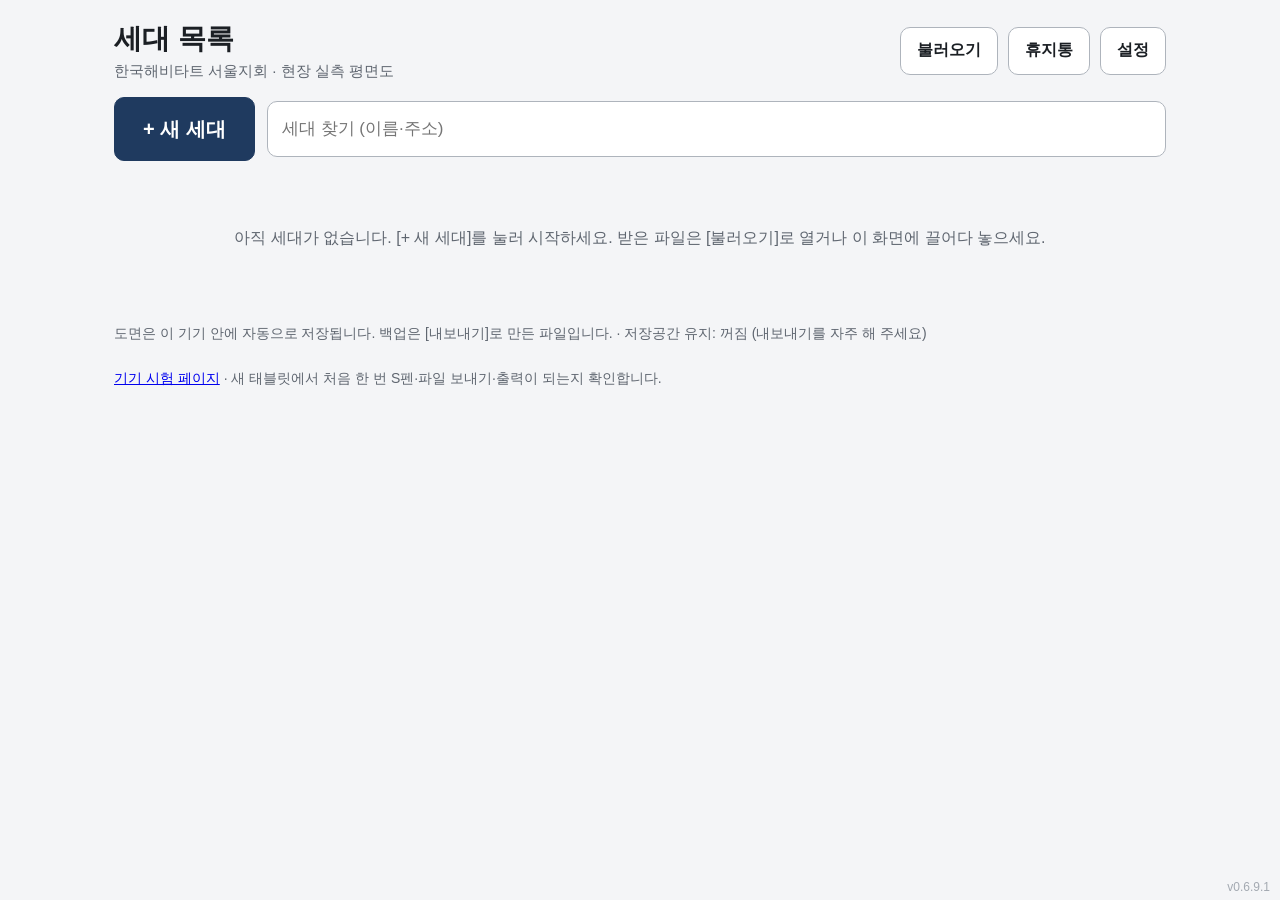
<file: index.html>
<!doctype html>
<html lang="ko">
<head>
  <meta charset="utf-8">
  <meta name="viewport" content="width=device-width, initial-scale=1, viewport-fit=cover, interactive-widget=resizes-content">
  <meta name="theme-color" content="#1f5fae">
  <meta name="description" content="한국해비타트 서울지회 현장 실측 평면도">
  <title>평면도</title>
  <link rel="manifest" href="./manifest.webmanifest">
  <link rel="icon" href="./icons/icon.svg" type="image/svg+xml">
  <link rel="apple-touch-icon" href="./icons/icon-192.png">
  <link rel="stylesheet" href="./css/app.css">
  <link rel="stylesheet" href="./css/openings.css">
  <link rel="stylesheet" href="./css/fixtures.css">
  <link rel="stylesheet" href="./css/output.css">
  <link rel="stylesheet" href="./css/checks.css">
  <link rel="stylesheet" href="./css/settings.css">
  <script type="module" src="./js/main.js"></script>
</head>
<body>
  <div id="updateBanner" class="update-banner" role="status" hidden>
    <span class="update-text">새 버전이 있습니다. 저장된 도면은 그대로 남습니다.</span>
    <button id="btnApplyUpdate" type="button" class="btn btn-primary">지금 적용</button>
    <button id="btnUpdateLater" type="button" class="btn btn-ghost">나중에</button>
  </div>

  <!-- 세대 목록 (filled by js/ui/list.js) -->
  <main id="list" class="screen list-screen" hidden></main>

  <!-- 그리기 화면 -->
  <section id="editor" class="screen editor" hidden aria-label="평면도 그리기">
    <header class="topbar">
      <button id="btnBack" type="button" class="btn btn-top">≡ 목록</button>
      <button id="btnTitle" type="button" class="title-btn" title="세대 정보 바꾸기">새 세대</button>
      <span id="saveState" class="save-state" aria-live="polite"></span>
      <div class="topbar-right">
        <button id="btnUndo" type="button" class="btn btn-top btn-icon" aria-label="되돌리기" title="되돌리기 (Ctrl+Z)" disabled>↶</button>
        <button id="btnRedo" type="button" class="btn btn-top btn-icon" aria-label="다시 실행" title="다시 실행 (Ctrl+Y)" disabled>↷</button>
        <button id="btnChecks" type="button" class="btn btn-top" aria-haspopup="true">검사 0</button>
        <button id="btnExport" type="button" class="btn btn-top" title="프로젝트 파일로 보내기 (드라이브·PC)">내보내기</button>
        <button id="btnOutput" type="button" class="btn btn-top btn-primary" title="A4 도면 그림(PNG·JPG·PDF)으로 저장">출력</button>
        <button id="btnSettings" type="button" class="btn btn-top" title="창·문 목록, 띄어 쓰기, 기본값, 조사자 이름">설정</button>
      </div>
    </header>

    <div class="editor-body">
      <nav id="toolbar" class="toolbar" aria-label="도구">
        <button type="button" class="tool" data-tool="wall" aria-pressed="true">
          <svg viewBox="0 0 32 32" aria-hidden="true"><path d="M6 6h6v14h14v6H6z" fill="currentColor"/></svg>
          <span>벽</span>
        </button>
        <button type="button" class="tool" data-tool="select" aria-pressed="false">
          <svg viewBox="0 0 32 32" aria-hidden="true"><path d="M8 4l16 12-7 1.5 4 8-3.5 1.8-4-8L8 24z" fill="currentColor"/></svg>
          <span>선택</span>
        </button>
        <button type="button" class="tool" data-tool="room" aria-pressed="false">
          <svg viewBox="0 0 32 32" aria-hidden="true"><rect x="4" y="7" width="20" height="18" fill="none" stroke="currentColor" stroke-width="3"/><path d="M26 2v8M22 6h8" stroke="currentColor" stroke-width="2.5"/></svg>
          <span>실 추가</span>
        </button>
        <button type="button" class="tool" data-tool="divider" aria-pressed="false">
          <svg viewBox="0 0 32 32" aria-hidden="true"><rect x="4" y="6" width="24" height="20" fill="none" stroke="currentColor" stroke-width="3"/><path d="M16 7v18" stroke="currentColor" stroke-width="2" stroke-dasharray="3 2.5"/></svg>
          <span>구역 나누기</span>
        </button>
        <div class="toolbar-sep" role="separator"></div>
        <button type="button" class="tool" data-tool="window" aria-pressed="false">
          <svg viewBox="0 0 32 32" aria-hidden="true"><rect x="3" y="12" width="26" height="8" fill="none" stroke="currentColor" stroke-width="2"/><path d="M3 16h26" stroke="currentColor" stroke-width="1.2"/></svg>
          <span>창</span>
        </button>
        <button type="button" class="tool" data-tool="door" aria-pressed="false">
          <svg viewBox="0 0 32 32" aria-hidden="true"><path d="M6 26V6M6 6a20 20 0 0 1 20 20" fill="none" stroke="currentColor" stroke-width="2"/></svg>
          <span>문</span>
        </button>
        <button type="button" class="tool" data-tool="fixture" aria-pressed="false">
          <svg viewBox="0 0 32 32" aria-hidden="true"><rect x="5" y="8" width="22" height="16" fill="none" stroke="currentColor" stroke-width="2"/><path d="M5 24L27 8" stroke="currentColor" stroke-width="1.5"/></svg>
          <span>설비</span>
        </button>
        <button type="button" class="tool" data-tool="memo" aria-pressed="false">
          <svg viewBox="0 0 32 32" aria-hidden="true"><path d="M4 22c4-8 7 4 11-3s6 2 13-6" fill="none" stroke="currentColor" stroke-width="2.5" stroke-linecap="round"/></svg>
          <span>메모</span>
        </button>
        <div class="toolbar-sep" role="separator"></div>
        <button type="button" class="tool" data-tool="eraser" aria-pressed="false">
          <svg viewBox="0 0 32 32" aria-hidden="true"><path d="M19 4.5l8.5 8.5L15 25.5 6.5 17z" fill="none" stroke="currentColor" stroke-width="2.2" stroke-linejoin="round"/><path d="M12.75 10.75l8.5 8.5L15 25.5 6.5 17z" fill="currentColor"/><path d="M17 28h11" stroke="currentColor" stroke-width="2.2" stroke-linecap="round"/></svg>
          <span>지우개</span>
        </button>
      </nav>

      <div id="canvasWrap" class="canvas-wrap">
        <canvas id="plan" aria-label="평면도 그림"></canvas>
        <span id="penChip" class="pen-chip" hidden>S펜 사용 중 · 도면 위 손 터치는 무시</span>
        <div class="view-btns">
          <button id="btnRotate" type="button" class="btn" aria-label="도면 회전" title="누를 때마다 도면이 오른쪽으로 90° 회전합니다 (네 번 누르면 원래대로)">↻ 회전</button>
          <button id="btnDims" type="button" class="btn" aria-pressed="false" title="출력될 치수 줄 보기">치수선 보기</button>
          <button id="btnExterior" type="button" class="btn" aria-pressed="false" title="외벽을 빨간색으로 보기">외벽 보기</button>
          <button id="btnFit" type="button" class="btn" title="도면 전체가 보이게">전체 보기</button>
        </div>
        <section id="panel" class="panel" aria-label="입력" hidden></section>
      </div>
    </div>

    <div id="checksPopover" class="checks-popover" role="dialog" aria-label="검사 결과" hidden></div>
  </section>

  <div id="toasts" class="toasts" aria-live="polite"></div>
  <span id="appVersion" class="app-version"></span>
</body>
</html>
</file>
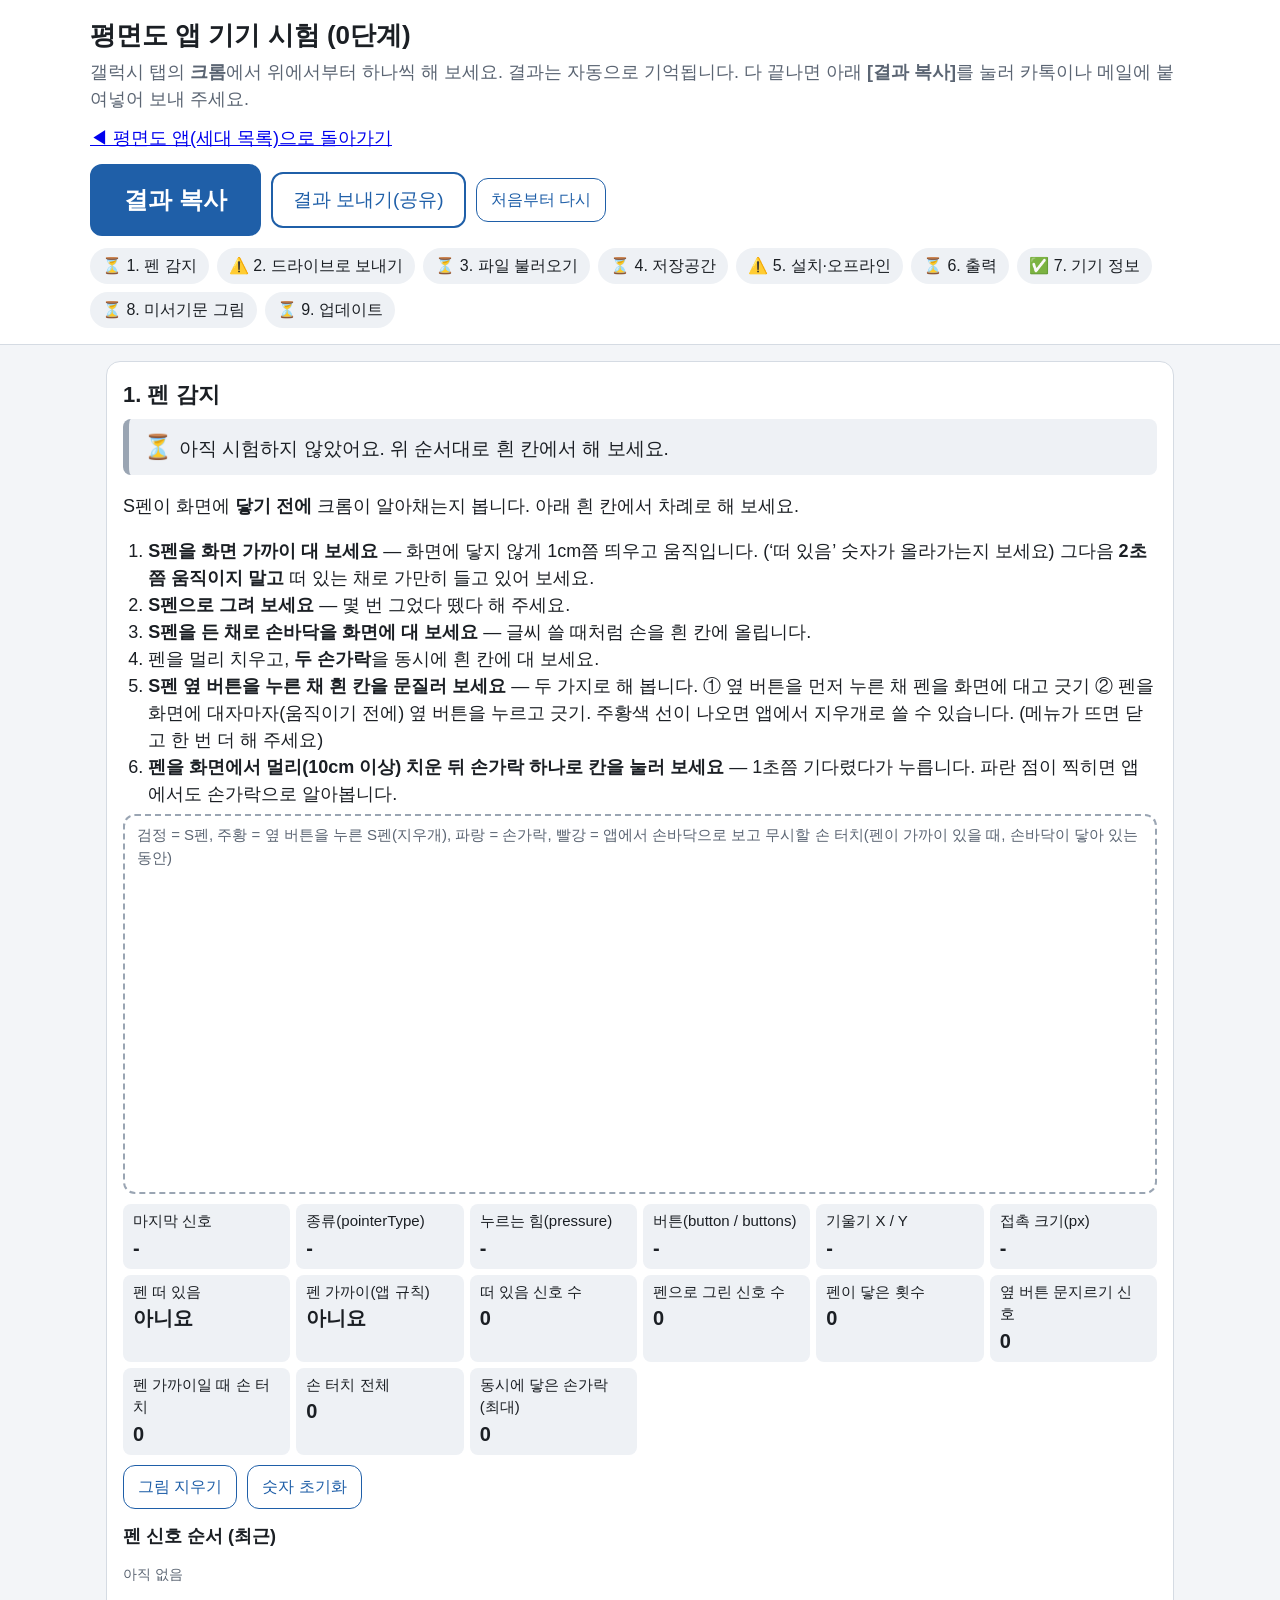
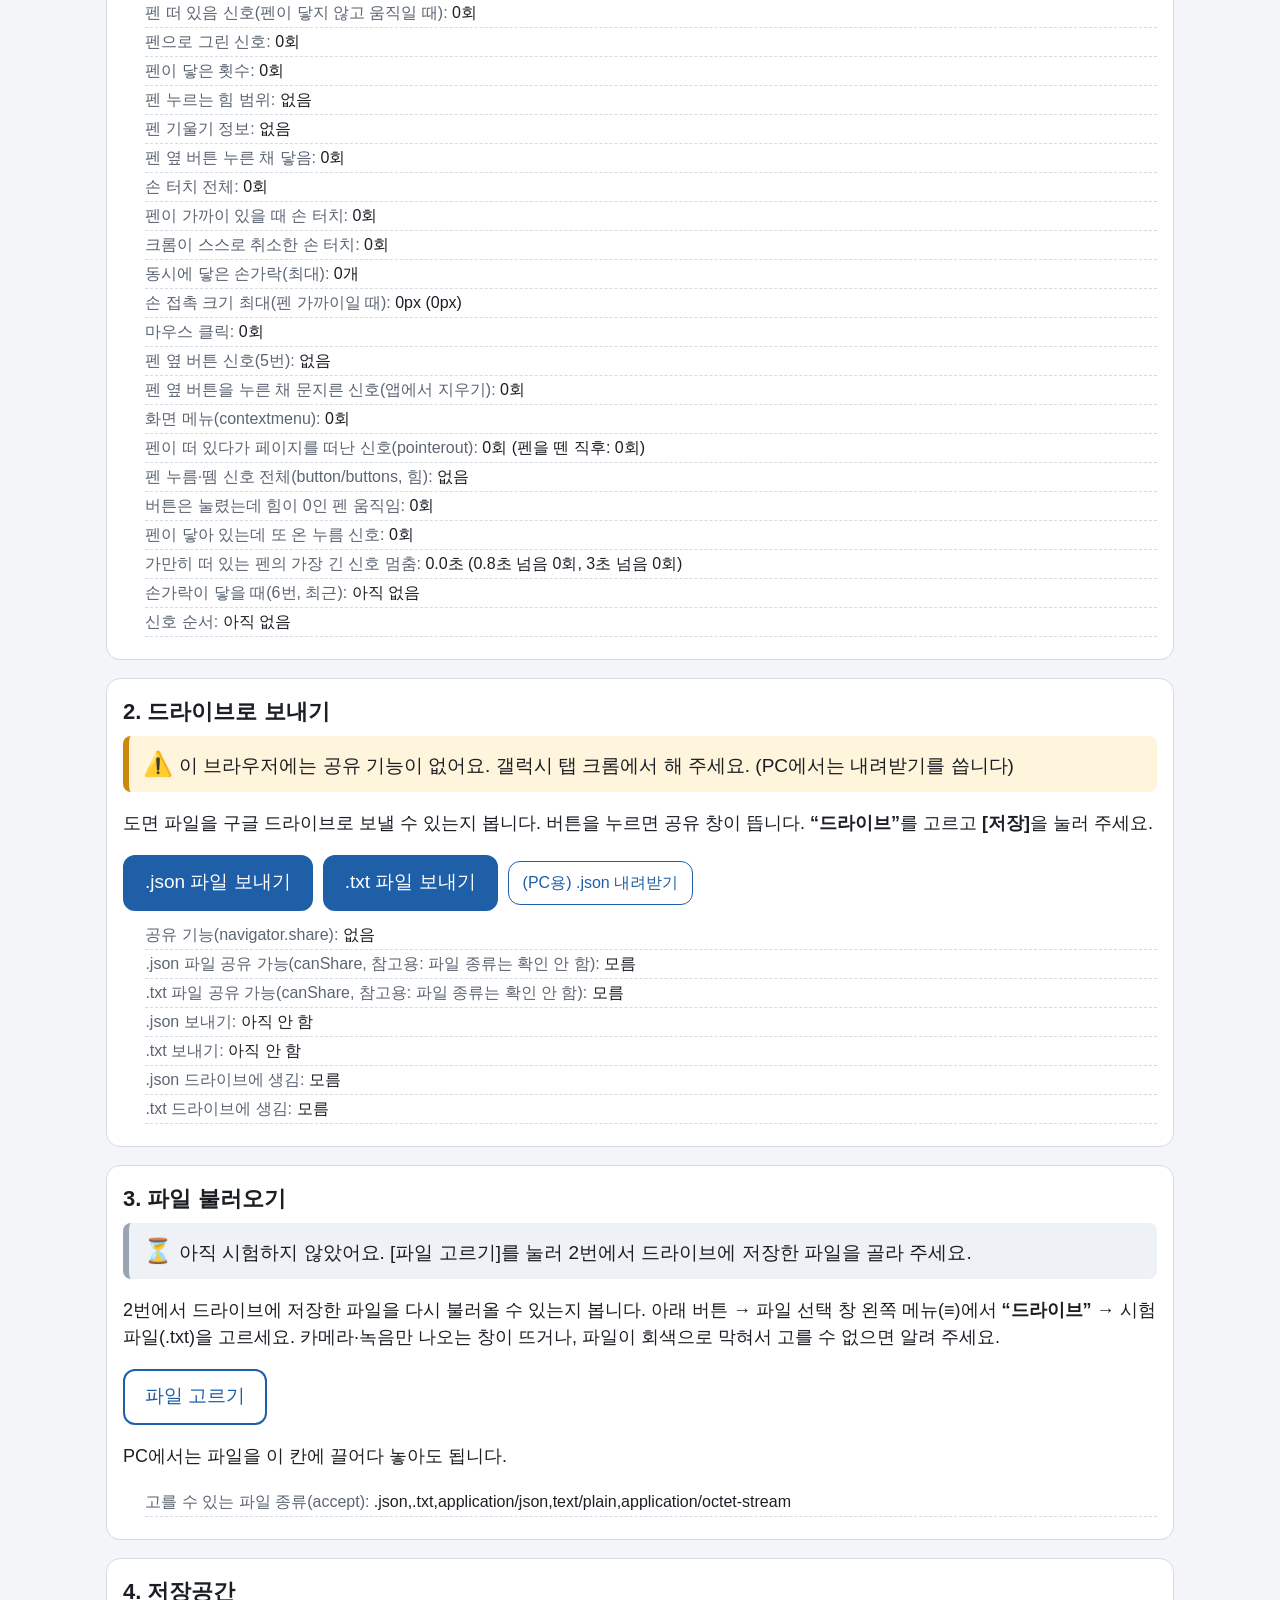
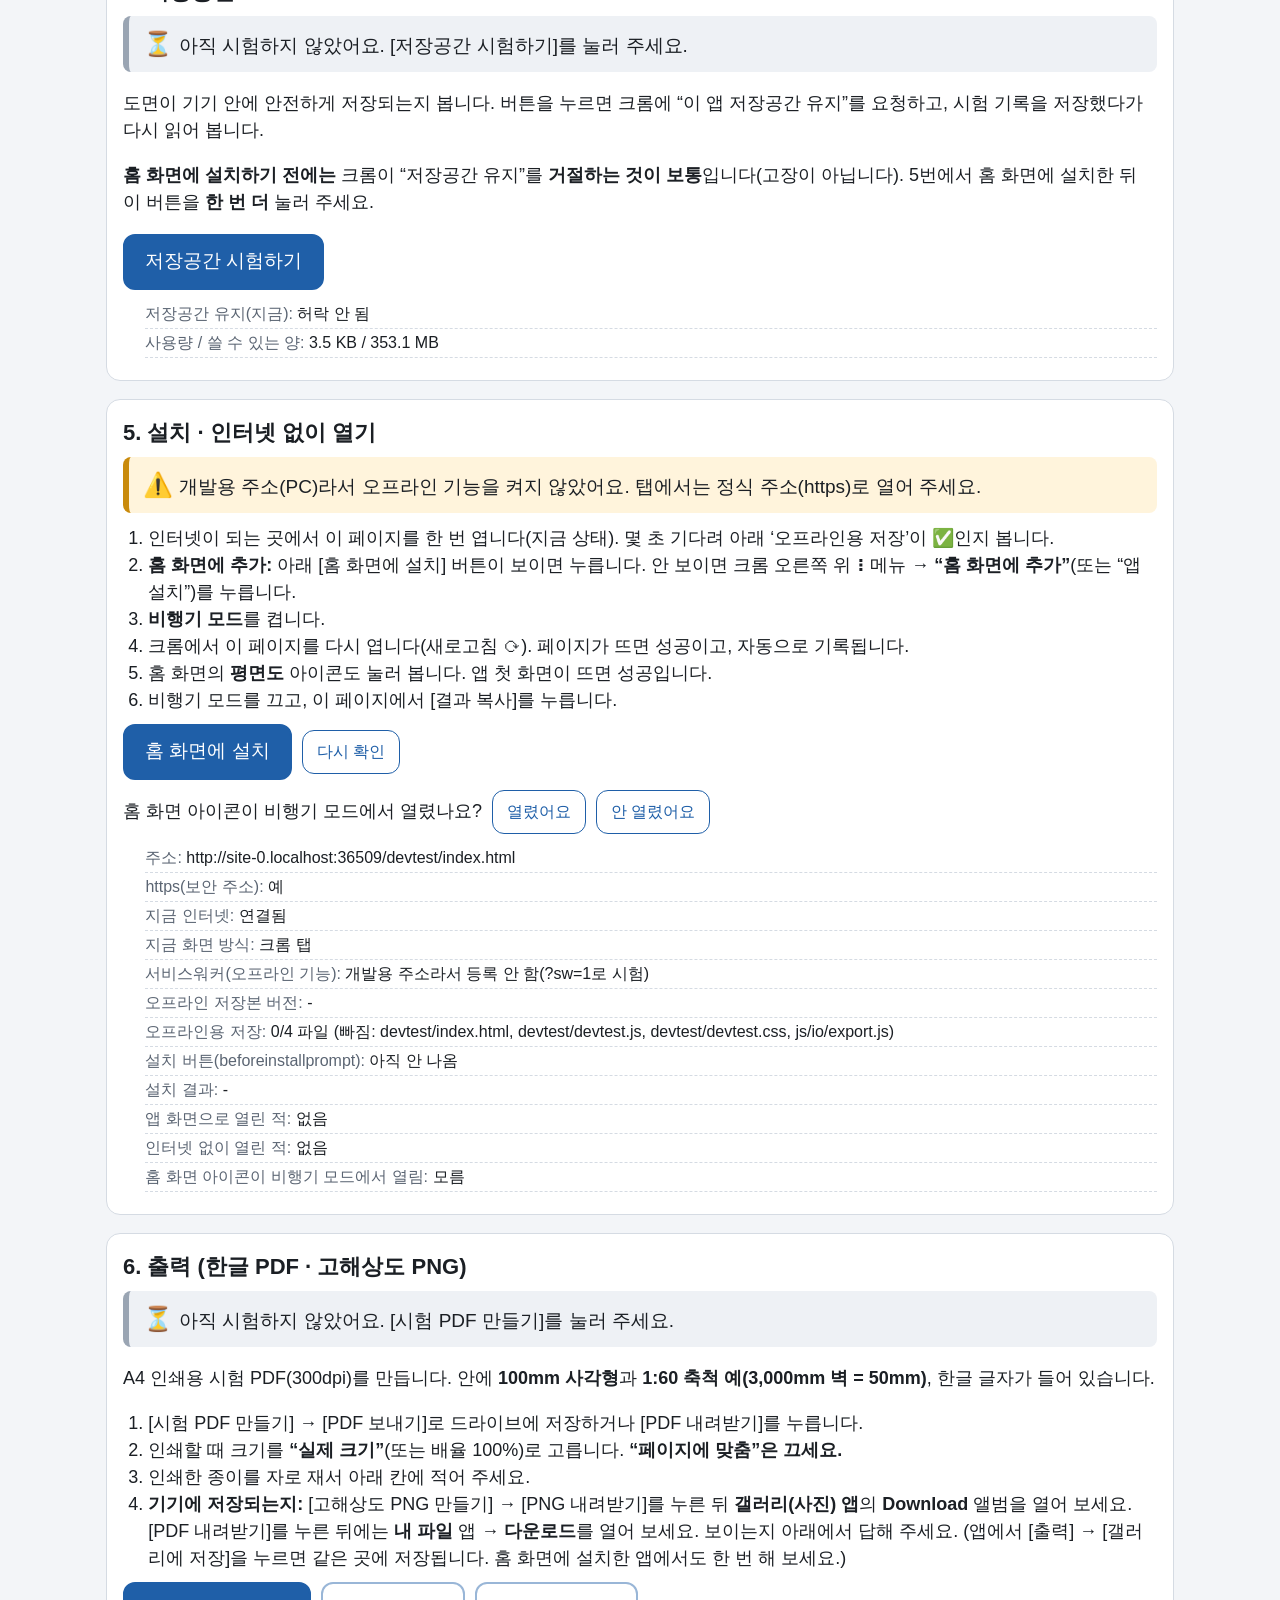
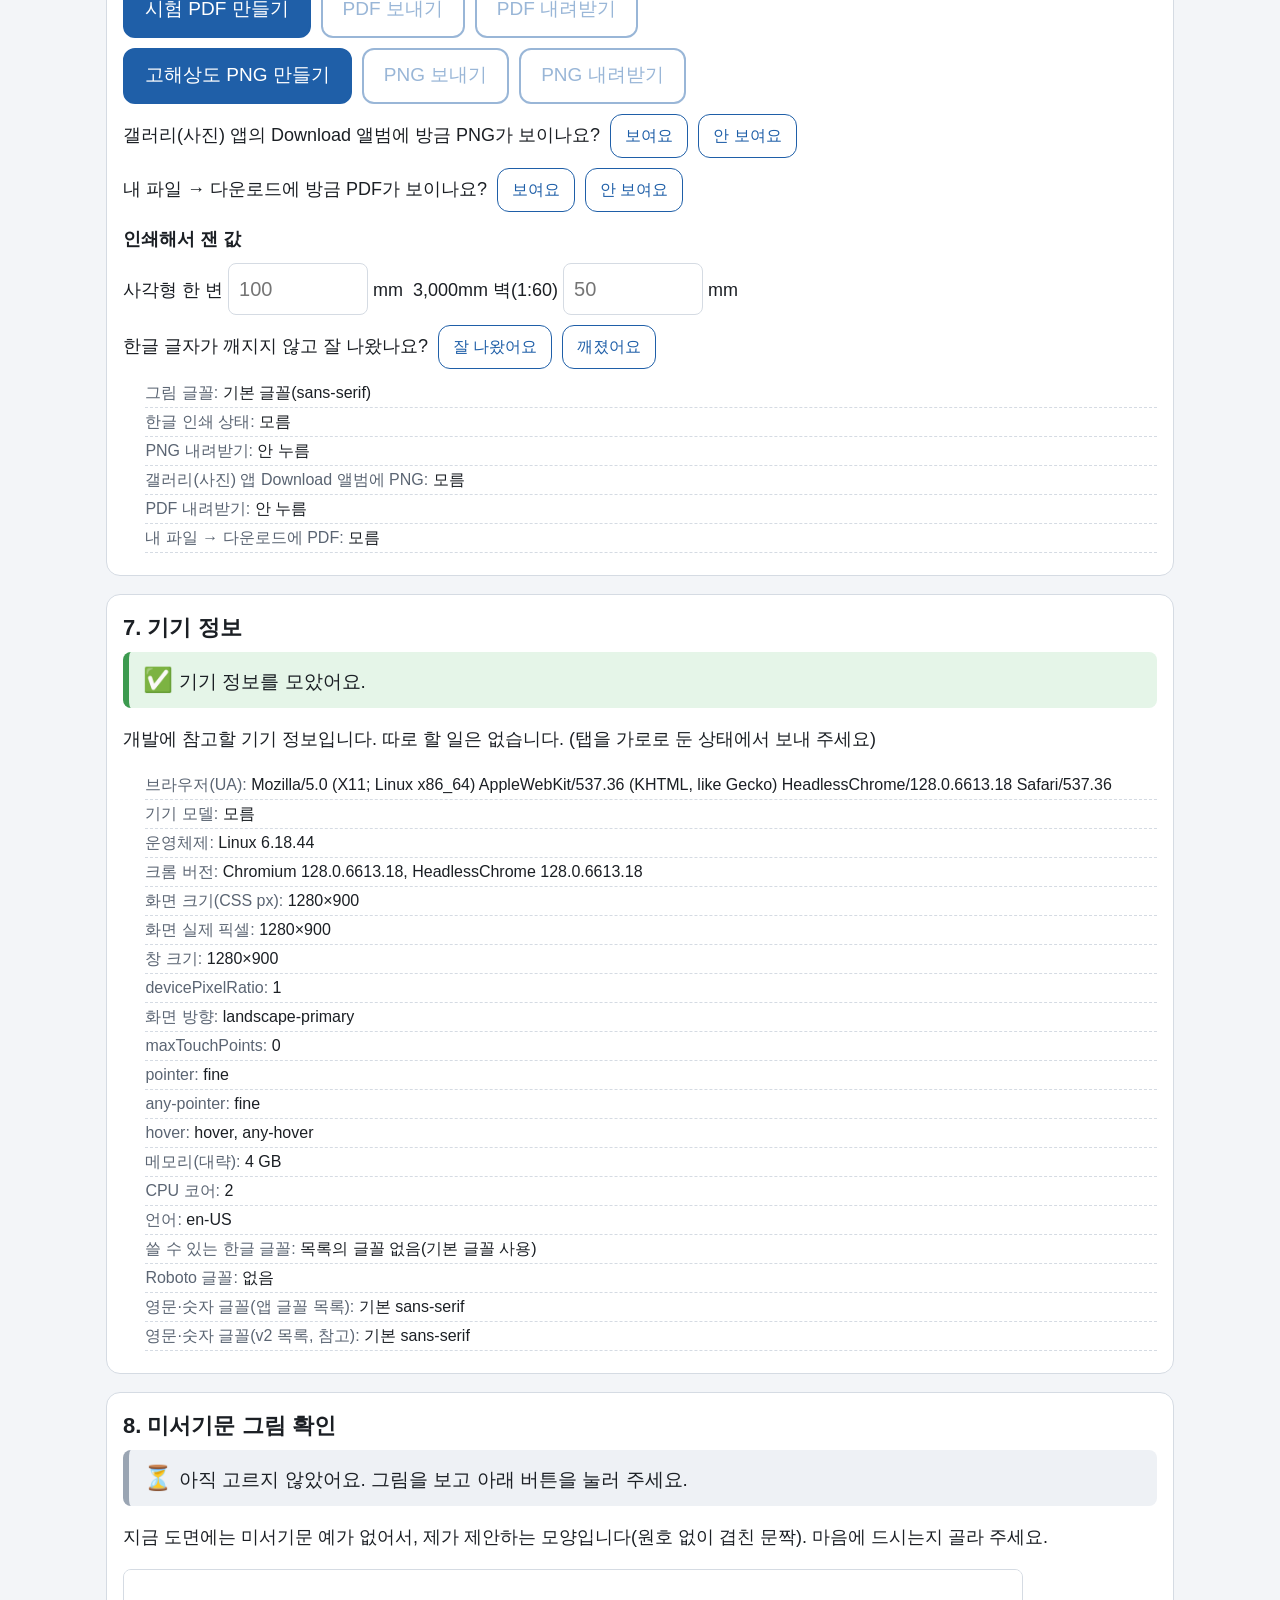
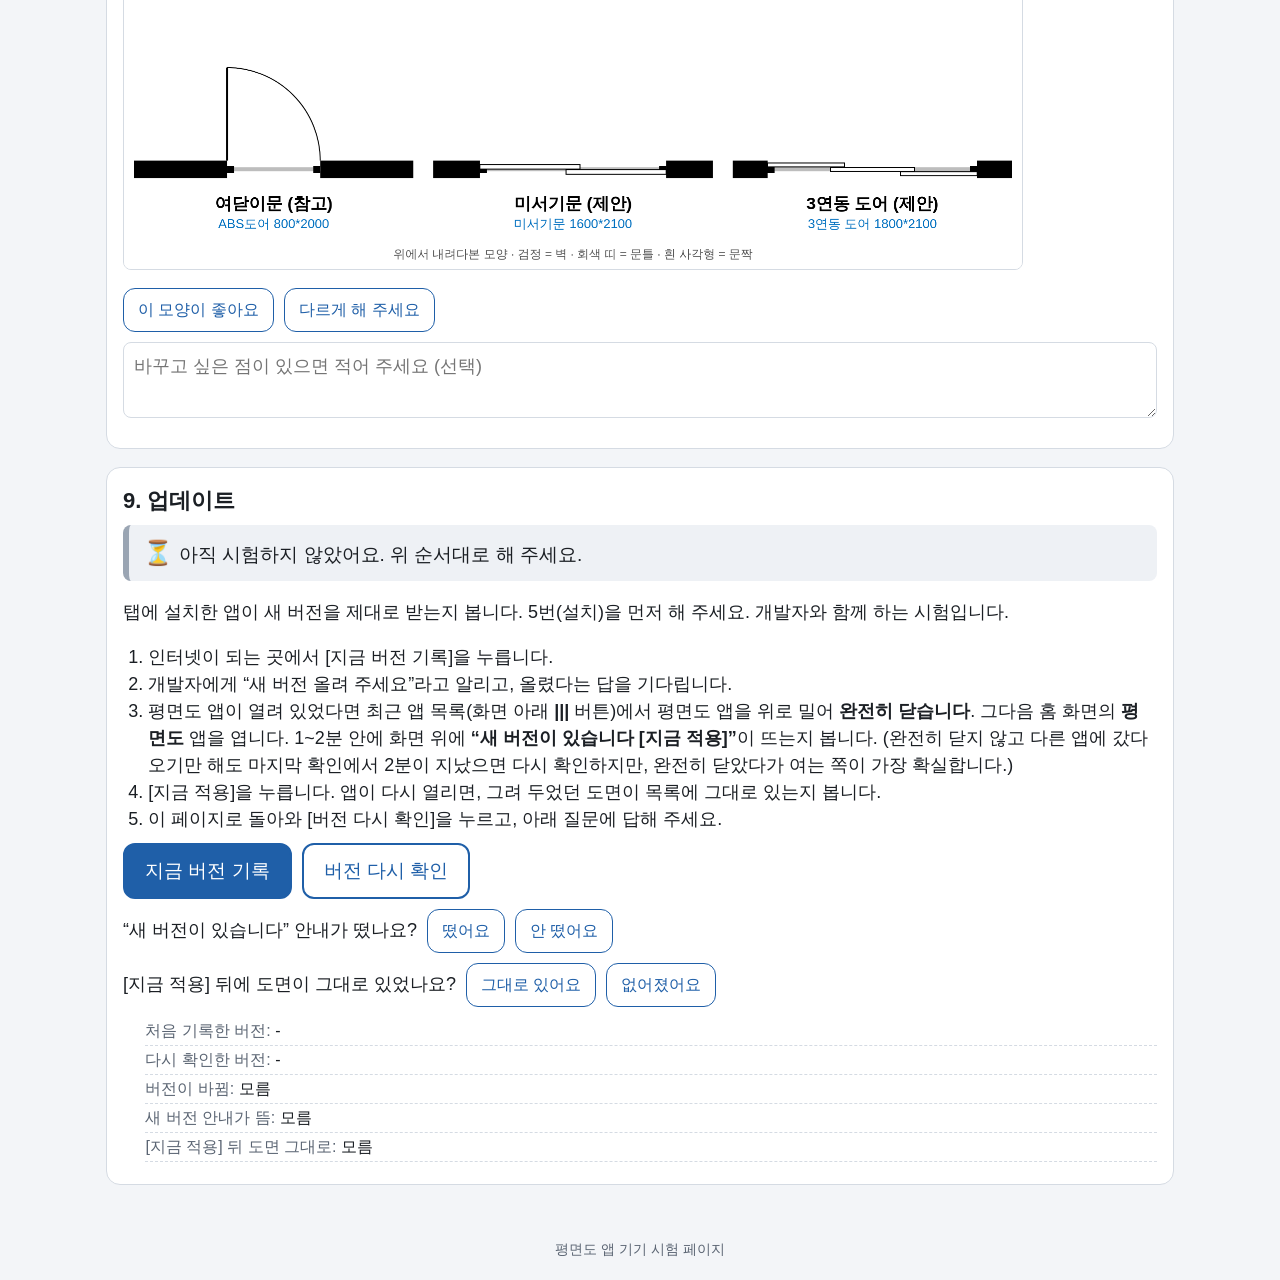
<file: devtest/index.html>
<!doctype html>
<html lang="ko">
<head>
<meta charset="utf-8">
<meta name="viewport" content="width=device-width, initial-scale=1">
<title>평면도 앱 기기 시험</title>
<meta name="theme-color" content="#1f5fae">
<!-- The app manifest lets Chrome offer "install" from this page too (scope = app root). -->
<link rel="manifest" href="../manifest.webmanifest">
<link rel="icon" href="../icons/icon.svg" type="image/svg+xml">
<link rel="stylesheet" href="./devtest.css">
<script type="module" src="./devtest.js"></script>
</head>
<body>

<header class="top">
  <div class="top-inner">
    <h1>평면도 앱 기기 시험 (0단계)</h1>
    <p class="intro">
      갤럭시 탭의 <b>크롬</b>에서 위에서부터 하나씩 해 보세요. 결과는 자동으로 기억됩니다.
      다 끝나면 아래 <b>[결과 복사]</b>를 눌러 카톡이나 메일에 붙여넣어 보내 주세요.
    </p>
    <p class="intro"><a href="../index.html">◀ 평면도 앱(세대 목록)으로 돌아가기</a></p>
    <div class="row">
      <button id="copyBtn" class="primary huge" type="button">결과 복사</button>
      <button id="shareResultBtn" type="button">결과 보내기(공유)</button>
      <button id="resetBtn" class="small" type="button">처음부터 다시</button>
    </div>
    <p id="copyMsg" class="msg" role="status"></p>
    <div id="copyFallbackBox" hidden>
      <p>아래 글을 길게 눌러 <b>전체 선택 → 복사</b>해 주세요.</p>
      <textarea id="copyFallback" readonly></textarea>
    </div>
    <ul id="overview" class="overview"></ul>
  </div>
</header>

<main>

  <!-- 1. Pen -->
  <section class="test" id="t-pen">
    <h2>1. 펜 감지</h2>
    <div class="status" data-status="pending"></div>
    <p>S펜이 화면에 <b>닿기 전에</b> 크롬이 알아채는지 봅니다. 아래 흰 칸에서 차례로 해 보세요.</p>
    <ol>
      <li><b>S펜을 화면 가까이 대 보세요</b> — 화면에 닿지 않게 1cm쯤 띄우고 움직입니다. (‘떠 있음’ 숫자가 올라가는지 보세요) 그다음 <b>2초쯤 움직이지 말고</b> 떠 있는 채로 가만히 들고 있어 보세요.</li>
      <li><b>S펜으로 그려 보세요</b> — 몇 번 그었다 뗐다 해 주세요.</li>
      <li><b>S펜을 든 채로 손바닥을 화면에 대 보세요</b> — 글씨 쓸 때처럼 손을 흰 칸에 올립니다.</li>
      <li>펜을 멀리 치우고, <b>두 손가락</b>을 동시에 흰 칸에 대 보세요.</li>
      <li><b>S펜 옆 버튼을 누른 채 흰 칸을 문질러 보세요</b> — 두 가지로 해 봅니다. ① 옆 버튼을 먼저 누른 채 펜을 화면에 대고 긋기 ② 펜을 화면에 대자마자(움직이기 전에) 옆 버튼을 누르고 긋기. 주황색 선이 나오면 앱에서 지우개로 쓸 수 있습니다. (메뉴가 뜨면 닫고 한 번 더 해 주세요)</li>
      <li><b>펜을 화면에서 멀리(10cm 이상) 치운 뒤 손가락 하나로 칸을 눌러 보세요</b> — 1초쯤 기다렸다가 누릅니다. 파란 점이 찍히면 앱에서도 손가락으로 알아봅니다.</li>
    </ol>
    <div class="pad-wrap" id="penPad">
      <canvas id="penInk"></canvas>
      <canvas id="penOverlay"></canvas>
      <span class="pad-hint">검정 = S펜, 주황 = 옆 버튼을 누른 S펜(지우개), 파랑 = 손가락, 빨강 = 앱에서 손바닥으로 보고 무시할 손 터치(펜이 가까이 있을 때, 손바닥이 닿아 있는 동안)</span>
    </div>
    <div class="live" id="penLive"></div>
    <div class="row">
      <button id="penClear" class="small" type="button">그림 지우기</button>
      <button id="penReset" class="small" type="button">숫자 초기화</button>
    </div>
    <h3>펜 신호 순서 (최근)</h3>
    <p class="seq" id="penSeq">아직 없음</p>
    <ul class="facts"></ul>
  </section>

  <!-- 2. Share to Drive -->
  <section class="test" id="t-share">
    <h2>2. 드라이브로 보내기</h2>
    <div class="status" data-status="pending"></div>
    <p>도면 파일을 구글 드라이브로 보낼 수 있는지 봅니다. 버튼을 누르면 공유 창이 뜹니다. <b>“드라이브”</b>를 고르고 <b>[저장]</b>을 눌러 주세요.</p>
    <div class="row">
      <button id="shareJson" class="primary" type="button">.json 파일 보내기</button>
      <button id="shareTxt" class="primary" type="button">.txt 파일 보내기</button>
      <button id="downloadJson" class="small" type="button">(PC용) .json 내려받기</button>
    </div>
    <p id="shareMsg" class="msg" role="status"></p>
    <div id="shareConfirm" hidden>
      <p>드라이브에 파일이 생겼나요? (드라이브 앱이나 drive.google.com에서 확인)</p>
      <div class="row">
        <button class="small" type="button" data-confirm="json-yes">.json 생겼어요</button>
        <button class="small" type="button" data-confirm="json-no">.json 안 생겼어요</button>
        <button class="small" type="button" data-confirm="txt-yes">.txt 생겼어요</button>
        <button class="small" type="button" data-confirm="txt-no">.txt 안 생겼어요</button>
      </div>
    </div>
    <ul class="facts"></ul>
  </section>

  <!-- 3. File import -->
  <section class="test" id="t-file">
    <h2>3. 파일 불러오기</h2>
    <div class="status" data-status="pending"></div>
    <p>2번에서 드라이브에 저장한 파일을 다시 불러올 수 있는지 봅니다. 아래 버튼 → 파일 선택 창 왼쪽 메뉴(≡)에서 <b>“드라이브”</b> → 시험 파일(.txt)을 고르세요.
      카메라·녹음만 나오는 창이 뜨거나, 파일이 회색으로 막혀서 고를 수 없으면 알려 주세요.</p>
    <div class="row">
      <!-- Same file types as the app's [불러오기] (js/io/fileio.js IMPORT_ACCEPT): without them Android
           Chrome offered only 카메라 / 캠코더 / 음성 녹음 / 사진 (v2 test, 2026-10-22). -->
      <label class="filebtn">파일 고르기<input type="file" id="fileInput" accept=".json,.txt,application/json,text/plain,application/octet-stream"></label>
    </div>
    <p class="intro">PC에서는 파일을 이 칸에 끌어다 놓아도 됩니다.</p>
    <ul class="facts"></ul>
  </section>

  <!-- 4. Storage -->
  <section class="test" id="t-storage">
    <h2>4. 저장공간</h2>
    <div class="status" data-status="pending"></div>
    <p>도면이 기기 안에 안전하게 저장되는지 봅니다. 버튼을 누르면 크롬에 “이 앱 저장공간 유지”를 요청하고, 시험 기록을 저장했다가 다시 읽어 봅니다.</p>
    <p><b>홈 화면에 설치하기 전에는</b> 크롬이 “저장공간 유지”를 <b>거절하는 것이 보통</b>입니다(고장이 아닙니다). 5번에서 홈 화면에 설치한 뒤 이 버튼을 <b>한 번 더</b> 눌러 주세요.</p>
    <div class="row">
      <button id="storageBtn" class="primary" type="button">저장공간 시험하기</button>
    </div>
    <ul class="facts"></ul>
  </section>

  <!-- 5. Install / offline -->
  <section class="test" id="t-install">
    <h2>5. 설치 · 인터넷 없이 열기</h2>
    <div class="status" data-status="pending"></div>
    <ol>
      <li>인터넷이 되는 곳에서 이 페이지를 한 번 엽니다(지금 상태). 몇 초 기다려 아래 ‘오프라인용 저장’이 ✅인지 봅니다.</li>
      <li><b>홈 화면에 추가:</b> 아래 [홈 화면에 설치] 버튼이 보이면 누릅니다. 안 보이면 크롬 오른쪽 위 <b>⋮</b> 메뉴 → <b>“홈 화면에 추가”</b>(또는 “앱 설치”)를 누릅니다.</li>
      <li><b>비행기 모드</b>를 켭니다.</li>
      <li>크롬에서 이 페이지를 다시 엽니다(새로고침 ⟳). 페이지가 뜨면 성공이고, 자동으로 기록됩니다.</li>
      <li>홈 화면의 <b>평면도</b> 아이콘도 눌러 봅니다. 앱 첫 화면이 뜨면 성공입니다.</li>
      <li>비행기 모드를 끄고, 이 페이지에서 [결과 복사]를 누릅니다.</li>
    </ol>
    <div class="row">
      <button id="installBtn" class="primary" type="button" hidden>홈 화면에 설치</button>
      <button id="installRecheck" class="small" type="button">다시 확인</button>
    </div>
    <div class="row" id="homeIconConfirm">
      <span>홈 화면 아이콘이 비행기 모드에서 열렸나요?</span>
      <button class="small" type="button" data-home="yes">열렸어요</button>
      <button class="small" type="button" data-home="no">안 열렸어요</button>
    </div>
    <ul class="facts"></ul>
  </section>

  <!-- 6. Print -->
  <section class="test" id="t-print">
    <h2>6. 출력 (한글 PDF · 고해상도 PNG)</h2>
    <div class="status" data-status="pending"></div>
    <p>A4 인쇄용 시험 PDF(300dpi)를 만듭니다. 안에 <b>100mm 사각형</b>과 <b>1:60 축척 예(3,000mm 벽 = 50mm)</b>, 한글 글자가 들어 있습니다.</p>
    <ol>
      <li>[시험 PDF 만들기] → [PDF 보내기]로 드라이브에 저장하거나 [PDF 내려받기]를 누릅니다.</li>
      <li>인쇄할 때 크기를 <b>“실제 크기”</b>(또는 배율 100%)로 고릅니다. <b>“페이지에 맞춤”은 끄세요.</b></li>
      <li>인쇄한 종이를 자로 재서 아래 칸에 적어 주세요.</li>
      <li><b>기기에 저장되는지:</b> [고해상도 PNG 만들기] → [PNG 내려받기]를 누른 뒤 <b>갤러리(사진) 앱</b>의 <b>Download</b> 앨범을 열어 보세요.
        [PDF 내려받기]를 누른 뒤에는 <b>내 파일</b> 앱 → <b>다운로드</b>를 열어 보세요. 보이는지 아래에서 답해 주세요.
        (앱에서 [출력] → [갤러리에 저장]을 누르면 같은 곳에 저장됩니다. 홈 화면에 설치한 앱에서도 한 번 해 보세요.)</li>
    </ol>
    <div class="row">
      <button id="pdfMake" class="primary" type="button">시험 PDF 만들기</button>
      <button id="pdfShare" type="button" disabled>PDF 보내기</button>
      <button id="pdfDownload" type="button" disabled>PDF 내려받기</button>
    </div>
    <div class="row">
      <button id="pngMake" class="primary" type="button">고해상도 PNG 만들기</button>
      <button id="pngShare" type="button" disabled>PNG 보내기</button>
      <button id="pngDownload" type="button" disabled>PNG 내려받기</button>
    </div>
    <p id="printMsg" class="msg" role="status"></p>
    <!-- v3 (2026-10-24): does a download reach the Gallery / 내 파일? (the app's [갤러리에 저장] is the same download) -->
    <div class="row" id="galleryConfirm">
      <span>갤러리(사진) 앱의 Download 앨범에 방금 PNG가 보이나요?</span>
      <button class="small" type="button" data-gallery-png="yes">보여요</button>
      <button class="small" type="button" data-gallery-png="no">안 보여요</button>
    </div>
    <div class="row" id="filesConfirm">
      <span>내 파일 → 다운로드에 방금 PDF가 보이나요?</span>
      <button class="small" type="button" data-files-pdf="yes">보여요</button>
      <button class="small" type="button" data-files-pdf="no">안 보여요</button>
    </div>
    <div class="preview" id="printPreview"></div>
    <h3>인쇄해서 잰 값</h3>
    <div class="row">
      <label>사각형 한 변 <input type="number" id="measSquare" inputmode="decimal" step="0.1" placeholder="100"> mm</label>
      <label>3,000mm 벽(1:60) <input type="number" id="measWall" inputmode="decimal" step="0.1" placeholder="50"> mm</label>
    </div>
    <div class="row">
      <span>한글 글자가 깨지지 않고 잘 나왔나요?</span>
      <button class="small" type="button" data-korean="yes">잘 나왔어요</button>
      <button class="small" type="button" data-korean="no">깨졌어요</button>
    </div>
    <ul class="facts"></ul>
  </section>

  <!-- 7. Device info -->
  <section class="test" id="t-device">
    <h2>7. 기기 정보</h2>
    <div class="status" data-status="pending"></div>
    <p>개발에 참고할 기기 정보입니다. 따로 할 일은 없습니다. (탭을 가로로 둔 상태에서 보내 주세요)</p>
    <ul class="facts"></ul>
  </section>

  <!-- 8. Sliding door drawing -->
  <section class="test" id="t-door">
    <h2>8. 미서기문 그림 확인</h2>
    <div class="status" data-status="pending"></div>
    <p>지금 도면에는 미서기문 예가 없어서, 제가 제안하는 모양입니다(원호 없이 겹친 문짝). 마음에 드시는지 골라 주세요.</p>
    <canvas id="doorCanvas" class="door-canvas" width="1800" height="600"></canvas>
    <div class="row">
      <button class="small" type="button" data-door="ok">이 모양이 좋아요</button>
      <button class="small" type="button" data-door="change">다르게 해 주세요</button>
    </div>
    <textarea id="doorNote" class="note" placeholder="바꾸고 싶은 점이 있으면 적어 주세요 (선택)"></textarea>
    <ul class="facts"></ul>
  </section>

  <!-- 9. Update -->
  <section class="test" id="t-update">
    <h2>9. 업데이트</h2>
    <div class="status" data-status="pending"></div>
    <p>탭에 설치한 앱이 새 버전을 제대로 받는지 봅니다. 5번(설치)을 먼저 해 주세요. 개발자와 함께 하는 시험입니다.</p>
    <ol>
      <li>인터넷이 되는 곳에서 [지금 버전 기록]을 누릅니다.</li>
      <li>개발자에게 “새 버전 올려 주세요”라고 알리고, 올렸다는 답을 기다립니다.</li>
      <li>평면도 앱이 열려 있었다면 최근 앱 목록(화면 아래 <b>|||</b> 버튼)에서 평면도 앱을 위로 밀어 <b>완전히 닫습니다</b>. 그다음 홈 화면의 <b>평면도</b> 앱을 엽니다. 1~2분 안에 화면 위에 <b>“새 버전이 있습니다 [지금 적용]”</b>이 뜨는지 봅니다. (완전히 닫지 않고 다른 앱에 갔다 오기만 해도 마지막 확인에서 2분이 지났으면 다시 확인하지만, 완전히 닫았다가 여는 쪽이 가장 확실합니다.)</li>
      <li>[지금 적용]을 누릅니다. 앱이 다시 열리면, 그려 두었던 도면이 목록에 그대로 있는지 봅니다.</li>
      <li>이 페이지로 돌아와 [버전 다시 확인]을 누르고, 아래 질문에 답해 주세요.</li>
    </ol>
    <div class="row">
      <button id="updateRecord" class="primary" type="button">지금 버전 기록</button>
      <button id="updateRecheck" type="button">버전 다시 확인</button>
    </div>
    <div class="row">
      <span>“새 버전이 있습니다” 안내가 떴나요?</span>
      <button class="small" type="button" data-update-banner="yes">떴어요</button>
      <button class="small" type="button" data-update-banner="no">안 떴어요</button>
    </div>
    <div class="row">
      <span>[지금 적용] 뒤에 도면이 그대로 있었나요?</span>
      <button class="small" type="button" data-update-kept="yes">그대로 있어요</button>
      <button class="small" type="button" data-update-kept="no">없어졌어요</button>
    </div>
    <ul class="facts"></ul>
  </section>

</main>

<footer id="footer">평면도 앱 기기 시험 페이지</footer>
</body>
</html>
</file>
<file: css/app.css>
/* Floor-plan app styles. Landscape tablet first, dark-on-light, large touch targets
   (buttons >= 48px, numpad keys >= 64px). PC (fine pointer) gets a smaller numpad. */

:root {
  /* Same list as FONT_STACK in js/ui/theme.js: Roboto gives the Latin letters a sans face on Android. */
  --font: "Malgun Gothic", "맑은 고딕", "Apple SD Gothic Neo", Roboto, "Noto Sans KR", "Noto Sans CJK KR", sans-serif;
  --bg: #F4F5F7;
  --surface: #FFFFFF;
  --text: #1B1F24;
  --muted: #5F6670;
  --line: #D5D9DF;
  --line-strong: #AEB4BC;
  --primary: #1F3A5F;
  --primary-text: #FFFFFF;
  --accent: #0070C0;
  --active: #F59E0B;
  --active-bg: #FEF3C7;
  --warn: #E8710A;
  --danger: #C5221F;
  --ok: #1E7F3C;
  --soon: #A3A9B1;
  --touch: 48px;
  --key-w: 76px;
  --key-h: 64px;
  --radius: 10px;
  --topbar-h: 60px;
  --toolbar-w: 96px;
  --banner-h: 0px;   /* the update banner's strip (body.has-update) */
}
body.has-update { --banner-h: 56px; }

* { box-sizing: border-box; }

html, body {
  margin: 0;
  height: 100%;
  background: var(--bg);
  color: var(--text);
  font-family: var(--font);
  font-size: 16px;
  -webkit-text-size-adjust: 100%;
  -webkit-tap-highlight-color: transparent;
}

body { overflow: hidden; overscroll-behavior: none; }

/* No page pinch-zoom: the plan canvas has its own zoom. Lists and panels still scroll. */
html, body { touch-action: pan-x pan-y; }
.editor { touch-action: none; }
.editor .panel, .editor .toolbar, .checks-popover { touch-action: pan-y; }

button, input { font: inherit; color: inherit; }

[hidden] { display: none !important; }

.visually-hidden {
  position: absolute !important;
  width: 1px; height: 1px;
  overflow: hidden;
  clip: rect(0 0 0 0);
  white-space: nowrap;
}

/* ---- buttons ---------------------------------------------------------------------------- */

.btn {
  min-height: var(--touch);
  min-width: var(--touch);
  padding: 0 16px;
  border: 1px solid var(--line-strong);
  border-radius: var(--radius);
  background: var(--surface);
  color: var(--text);
  font-size: 16px;
  font-weight: 600;
  cursor: pointer;
  touch-action: manipulation;
  user-select: none;
  display: inline-flex;
  align-items: center;
  justify-content: center;
  gap: 6px;
  white-space: nowrap;
}
.btn:active:not(:disabled) { background: #E9ECF0; }
.btn:disabled { opacity: 0.4; cursor: default; }
.btn:focus-visible, .tool:focus-visible, .field:focus-visible, .chip:focus-visible, .key:focus-visible {
  outline: 3px solid var(--accent);
  outline-offset: 2px;
}
.btn-primary { background: var(--primary); border-color: var(--primary); color: var(--primary-text); }
.btn-primary:active:not(:disabled) { background: #16304F; }
.btn-danger { color: var(--danger); border-color: #E6B3B1; }
.btn-ghost { border-color: transparent; background: transparent; }
.btn-on { background: #FFF1E0; border-color: var(--warn); color: #9A4A00; }
/* The length panel's [외벽] switch (core/exterior.js): on = the wall is drawn and printed red as 외벽. */
.btn-ext-on { background: #FDECEA; border-color: #D32F2F; color: #B71C1C; }
.btn-big { min-height: 64px; font-size: 20px; padding: 0 28px; }
.btn-small { min-height: var(--touch); padding: 0 12px; font-size: 15px; font-weight: 500; }
.btn-soon, .btn-soon:active { color: var(--soon); border-style: dashed; background: transparent; cursor: default; }
.btn-soon small { font-size: 11px; font-weight: 500; margin-left: 4px; }

.text-input {
  min-height: var(--touch);
  padding: 0 14px;
  border: 1px solid var(--line-strong);
  border-radius: var(--radius);
  background: var(--surface);
  font-size: 17px;
}

/* ---- update banner ------------------------------------------------------------------- */
/* A strip above the screen, which moves down by its height (.screen top: --banner-h): it never covers the
   top bar (↶ / ↷, 검사, 내보내기; review 2026-10-25). [나중에] hides it for this visit (main.js). */

.update-banner {
  position: fixed;
  top: 0; left: 0; right: 0;
  height: var(--banner-h);
  z-index: 50;
  display: flex; align-items: center; justify-content: center; gap: 10px;
  padding: 0 max(12px, env(safe-area-inset-right)) 0 max(12px, env(safe-area-inset-left));
  background: #FFF8E1;
  border-bottom: 1px solid #F3D27A;
}
.update-text { min-width: 0; overflow: hidden; text-overflow: ellipsis; white-space: nowrap; font-size: 15px; font-weight: 600; }
.update-banner .btn { flex: none; }

/* ---- screens ------------------------------------------------------------------------------ */

.screen { position: fixed; inset: var(--banner-h) 0 0 0; }

/* ---- list screen -------------------------------------------------------------------------- */

.list-screen {
  overflow-y: auto;
  padding: 20px max(24px, env(safe-area-inset-left)) 40px;
  max-width: 1100px;
  margin: 0 auto;
}

.list-header {
  display: flex;
  align-items: center;
  justify-content: space-between;
  gap: 16px;
  margin-bottom: 16px;
}
.list-title { margin: 0; font-size: 28px; }
.list-sub { margin: 4px 0 0; color: var(--muted); font-size: 15px; }
.list-header-actions { display: flex; gap: 10px; }

.list-toolbar { display: flex; gap: 12px; align-items: center; margin-bottom: 16px; flex-wrap: wrap; }
.list-search { flex: 1; min-width: 220px; min-height: 56px; }

.list-items { display: flex; flex-direction: column; gap: 10px; }

.list-row {
  display: flex;
  align-items: stretch;
  gap: 8px;
  background: var(--surface);
  border: 1px solid var(--line);
  border-radius: 12px;
  padding: 6px;
}
.list-open {
  flex: 1;
  min-height: 64px;
  display: flex;
  flex-wrap: wrap;
  align-items: center;
  gap: 4px 14px;
  padding: 8px 12px;
  border: 0;
  background: transparent;
  text-align: left;
  border-radius: 8px;
  cursor: pointer;
}
.list-open:active { background: #EEF1F5; }
.list-open-static { cursor: default; }
.list-name { font-size: 19px; font-weight: 700; }
.list-meta { color: var(--muted); font-size: 14px; }
.list-actions { display: flex; align-items: center; gap: 6px; flex-wrap: wrap; justify-content: flex-end; }

.badge {
  display: inline-block;
  padding: 3px 9px;
  border-radius: 999px;
  font-size: 13px;
  font-weight: 600;
}
.badge-warn { background: #FFF1E0; color: #9A4A00; border: 1px solid #F5C08A; }

.list-empty { color: var(--muted); padding: 32px 8px; text-align: center; line-height: 1.6; }
.list-status { color: var(--muted); font-size: 14px; margin-top: 24px; line-height: 1.5; }

.drop-hint {
  position: fixed;
  inset: 12px;
  z-index: 40;
  display: flex;
  align-items: center;
  justify-content: center;
  border: 4px dashed var(--accent);
  border-radius: 20px;
  background: rgba(0, 112, 192, 0.08);
  color: var(--accent);
  font-size: 26px;
  font-weight: 700;
  pointer-events: none;
}

.app-version {
  position: fixed;
  right: 10px; bottom: 6px;
  color: var(--soon);
  font-size: 12px;
  pointer-events: none;
}
body:has(#editor:not([hidden])) .app-version { display: none; }

/* ---- editor ------------------------------------------------------------------------------- */

.editor { display: flex; flex-direction: column; }

.topbar {
  height: var(--topbar-h);
  flex: none;
  display: flex;
  align-items: center;
  gap: 8px;
  padding: 0 8px;
  padding-left: max(8px, env(safe-area-inset-left));
  padding-right: max(8px, env(safe-area-inset-right));
  background: var(--surface);
  border-bottom: 1px solid var(--line);
}
.btn-top { min-height: var(--touch); }
/* Only the household name shrinks (with …) when the bar is short of room: a long 세대명 squeezed [≡ 목록]
   until its text spilled out (portrait tablet, review 2026-10-25). */
.topbar > .btn-top, .topbar-right, .topbar-right .btn-top { flex: none; }
.title-btn { min-width: 0; }
.btn-icon { font-size: 24px; padding: 0 12px; }
.title-btn {
  min-height: var(--touch);
  max-width: 34vw;
  padding: 0 12px;
  border: 0;
  border-radius: var(--radius);
  background: transparent;
  font-size: 19px;
  font-weight: 700;
  overflow: hidden;
  text-overflow: ellipsis;
  white-space: nowrap;
  cursor: pointer;
}
.title-btn:active { background: #EEF1F5; }
.save-state { color: var(--muted); font-size: 13px; white-space: nowrap; }
.save-state[data-state="error"], .save-state[data-state="nostore"] { color: var(--danger); font-weight: 700; }
.topbar-right { margin-left: auto; display: flex; gap: 8px; align-items: center; }
#btnChecks.has-warnings { border-color: var(--warn); color: #9A4A00; background: #FFF6EC; }

.editor-body { flex: 1; display: flex; min-height: 0; }

.toolbar {
  width: var(--toolbar-w);
  flex: none;
  display: flex;
  flex-direction: column;
  gap: 6px;
  padding: 8px 8px max(8px, env(safe-area-inset-bottom));
  padding-left: max(8px, env(safe-area-inset-left));
  background: var(--surface);
  border-right: 1px solid var(--line);
  overflow-y: auto;
}
.tool {
  min-height: 64px;
  width: 100%;
  display: flex;
  flex-direction: column;
  align-items: center;
  justify-content: center;
  gap: 2px;
  border: 2px solid transparent;
  border-radius: var(--radius);
  background: transparent;
  font-size: 15px;
  font-weight: 700;
  cursor: pointer;
  touch-action: manipulation;
  user-select: none;
}
.tool svg { width: 26px; height: 26px; }
.tool:active { background: #EEF1F5; }
.tool.tool-on { background: #E3EBF5; border-color: var(--primary); color: var(--primary); }
.tool-soon, .tool-soon:active { color: var(--soon); background: transparent; cursor: default; min-height: 56px; }
.tool-soon small { font-size: 10px; font-weight: 500; }
.toolbar-sep { height: 1px; background: var(--line); margin: 4px 2px; }
/* Nine tools since 지우개 (0.6.2): a short landscape tablet (Galaxy Tab: about 730 css px under the
   system bars) still shows them all without scrolling the toolbar. */
@media (max-height: 780px) {
  .toolbar { gap: 4px; }
  .tool { min-height: 56px; }
  .toolbar-sep { margin: 2px 2px; }
}

.canvas-wrap {
  position: relative;
  flex: 1;
  min-width: 0;
  overflow: hidden;
  background: #FFFFFF;
}
#plan {
  position: absolute;
  inset: 0;
  display: block;
  touch-action: none;
  user-select: none;
  -webkit-user-select: none;
  cursor: crosshair;
}
#plan[data-tool="select"] { cursor: default; }
#plan.space-pan { cursor: grab; }
#plan.panning { cursor: grabbing; }

/* No tool hint line over the plan (tablet test 2026-10-29: "위쪽 문구 삭제").
   The S펜 chip: under [전체 보기] on the right, above the 설비 / 메모 bars (main.js _placeToolBars puts a bar
   left of the canvas buttons when it fits there, else under them). */
.pen-chip {
  position: absolute;
  z-index: 7;
  top: 58px; right: 10px;
  max-width: 45%;
  padding: 6px 12px;
  border-radius: 999px;
  background: #E8F0FE;
  color: #174EA6;
  font-size: 13px;
  font-weight: 700;
  pointer-events: none;
}
.fit-btn { position: absolute; top: 8px; right: 10px; background: rgba(255, 255, 255, 0.95); }
/* [↻ 회전] [치수선 보기] [외벽 보기] [전체 보기] at the top right of the canvas. */
.view-btns { position: absolute; top: 8px; right: 10px; display: flex; gap: 6px; z-index: 5; }
.view-btns .btn { background: rgba(255, 255, 255, 0.95); }
.view-btns .btn.btn-on { background: #E8F0FE; border-color: #1A73E8; color: #174EA6; }
/* While a bottom panel (length / room, window / door, fixture) is open the canvas buttons are hidden, so a pen tap on
   a top wall or name the panel's view move brought under them reaches the plan (tablet simulation 2026-11-01: the plan
   turned). visibility, not display: they keep their place, so the free area above the panel (visibleArea), the
   toasts and the 설비 / 메모 bars stay where they were; they come back when the panel closes. */
.canvas-wrap:has(> #panel:not([hidden])) .view-btns { visibility: hidden; }
/* For a moment after a tap on the plan at their place closed the panel (main.js _holdViewButtons) they take no pointer:
   a quick second tap there reaches the plan instead of pressing the button that just came back under the pen. */
.view-btns.view-btns-held, .view-btns.view-btns-held * { pointer-events: none; }
/* A narrow plan (the tablet upright: 727 px): the S펜 chip takes the free space left of the canvas buttons
   (the 설비 / 메모 bars go under the buttons there). */
.canvas-wrap { container: plan / inline-size; }
@container plan (max-width: 960px) {
  .pen-chip { top: 8px; left: 10px; right: auto; max-width: calc(100% - 500px); border-radius: 14px; line-height: 1.3; }
}
/* ---- checks popover ----------------------------------------------------------------------- */

.checks-popover {
  position: fixed;
  top: calc(var(--banner-h) + var(--topbar-h) + 4px);
  right: 12px;
  z-index: 30;
  width: min(460px, calc(100vw - 24px));
  max-height: 60vh;
  max-height: 60dvh;   /* the screen as seen (100vh in a Chrome tab on Android is taller than it) */
  overflow-y: auto;
  padding: 8px;
  background: var(--surface);
  border: 1px solid var(--line-strong);
  border-radius: 12px;
  box-shadow: 0 10px 30px rgba(0, 0, 0, 0.18);
}
.check-head { padding: 8px 10px; font-weight: 700; }
.check-item {
  display: block;
  width: 100%;
  min-height: var(--touch);
  padding: 10px 12px;
  border: 0;
  border-top: 1px solid var(--line);
  background: transparent;
  text-align: left;
  font-size: 15px;
  line-height: 1.4;
  cursor: pointer;
}
.check-item:active { background: #EEF1F5; }
.check-unmeasured { color: var(--muted); }
.check-outlier, .check-twoSide, .check-absorbed { color: #9A4A00; font-weight: 600; }

/* ---- bottom panel ------------------------------------------------------------------------- */

.panel {
  position: absolute;
  left: 0; right: 0; bottom: 0;
  z-index: 10;
  max-height: 75%;
  overflow-y: auto;
  padding: 10px 12px;
  padding-bottom: max(10px, env(safe-area-inset-bottom));
  padding-right: max(12px, env(safe-area-inset-right));
  background: var(--surface);
  border-top: 2px solid var(--line-strong);
  box-shadow: 0 -6px 20px rgba(0, 0, 0, 0.10);
  touch-action: manipulation;
}
.panel-inner { display: flex; gap: 16px; align-items: flex-start; }
.panel-main { flex: 1; min-width: 0; display: flex; flex-direction: column; gap: 10px; }
.panel-title { font-size: 14px; font-weight: 700; color: var(--muted); }
.panel-note, .panel-hint { margin: 0; color: var(--muted); font-size: 14px; line-height: 1.45; }
.panel-actions { display: flex; flex-wrap: wrap; gap: 8px; align-items: center; }
/* [✕ 닫기] (panel.js closeButton): framed and larger than the other panel buttons, with a big ✕ (tablet test
   2026-10-29: "닫기 버튼을 조금 크게"). It stays in the row of buttons, so it never covers the numpad or the
   values. */
.panel-close {
  margin-left: auto;
  min-height: 56px;
  min-width: 116px;
  padding: 0 18px;
  gap: 8px;
  border: 2px solid var(--line-strong);
  background: #F1F3F5;
  font-size: 19px;
  font-weight: 700;
}
.panel-close:active:not(:disabled) { background: #DDE3EA; }
.panel-close-x { font-size: 26px; line-height: 1; }

.field-row { display: flex; flex-wrap: wrap; align-items: center; gap: 8px 10px; }
.field-wrap { display: flex; align-items: center; gap: 8px; }
.field-label { font-size: 17px; font-weight: 700; white-space: nowrap; }
.field-sep { font-size: 22px; color: var(--line-strong); padding: 0 4px; }
.field-dot { font-size: 22px; color: var(--line-strong); }
.field {
  position: relative;
  min-height: 56px;
  min-width: 150px;
  padding: 4px 14px 4px 28px;
  display: inline-flex;
  flex-direction: column;
  align-items: flex-end;
  justify-content: center;
  border: 2px solid var(--line-strong);
  border-radius: var(--radius);
  background: var(--surface);
  cursor: pointer;
  touch-action: manipulation;
}
.field-active { border-color: var(--active); background: var(--active-bg); box-shadow: 0 0 0 2px rgba(245, 158, 11, 0.25); }
.field-mark { position: absolute; left: 8px; top: 50%; transform: translateY(-50%); color: #B45309; font-size: 14px; }
.field-value { font-size: 24px; font-weight: 700; color: var(--accent); font-variant-numeric: tabular-nums; }
.field-empty { color: var(--soon); font-weight: 500; }
.field-sub { font-size: 12px; color: var(--muted); }
.field-flag { font-size: 12px; font-weight: 700; color: var(--warn); }

.chip-row { display: flex; flex-wrap: wrap; gap: 6px; align-items: center; }
.chip {
  min-height: var(--touch);
  min-width: 64px;
  padding: 0 14px;
  border: 1px solid var(--line-strong);
  border-radius: 999px;
  background: var(--surface);
  font-size: 16px;
  font-weight: 600;
  cursor: pointer;
  touch-action: manipulation;
}
.chip:active { background: #EEF1F5; }
.chip-on { background: #E3EBF5; border-color: var(--primary); color: var(--primary); }
.chip-small { min-width: var(--touch); padding: 0 8px; }
.chip-label { font-size: 14px; color: var(--muted); margin-right: 4px; }
/* Room panel: the current name, large, with [이름 바꾸기]. */
.room-name-row { display: flex; align-items: center; flex-wrap: wrap; gap: 8px 12px; }
.room-name-label { font-size: 14px; font-weight: 700; color: var(--muted); }
.room-name-big { font-size: 24px; font-weight: 800; color: var(--text); max-width: 100%; overflow: hidden; text-overflow: ellipsis; white-space: nowrap; }
.room-name-empty { color: var(--soon); font-weight: 600; }
.room-name-input { font-size: 20px; }
/* A side value computed from a 구역 나누기 position (not measured): gray. */
.field-computed .field-value { color: #80868B; font-weight: 600; }
.custom-row { display: flex; gap: 8px; }
.custom-row .text-input { flex: 1; max-width: 360px; }

/* Numpad: big enough to use standing, with one hand. */
.numpad {
  flex: none;
  display: grid;
  grid-template-columns: repeat(4, var(--key-w));
  grid-auto-rows: var(--key-h);
  gap: 8px;
}
.key {
  border: 1px solid var(--line-strong);
  border-radius: 12px;
  background: #F8F9FA;
  font-size: 28px;
  font-weight: 700;
  cursor: pointer;
  touch-action: manipulation;
  user-select: none;
  -webkit-user-select: none;
}
.key:active:not(:disabled) { background: #DDE3EA; }
/* A finger press held back while the S Pen hovers (input.js installPalmGuard): it acts when the finger lifts. */
.key.key-held:not(:disabled) { background: #DDE3EA; box-shadow: inset 0 0 0 2px #1A73E8; }
.key:disabled { opacity: 0.35; cursor: default; }
.key-back, .key-plus, .key-clear { background: #EEF1F5; }
.key-0 { grid-column: span 2; }
.key-ok { grid-column: span 2; background: var(--primary); border-color: var(--primary); color: #FFFFFF; font-size: 22px; }
.key-ok:active:not(:disabled) { background: #16304F; }

/* PC with a mouse: a smaller numpad (the keyboard is used instead). */
@media (hover: hover) and (pointer: fine) {
  :root { --key-w: 58px; --key-h: 46px; }
  .key { font-size: 22px; }
  .key-ok { font-size: 17px; }
}

/* Narrow or portrait screens: stack the numpad under the fields. */
@media (max-width: 820px) {
  :root { --toolbar-w: 78px; }
  .panel-inner { flex-direction: column; }
  .numpad { align-self: center; }
  .title-btn { max-width: 24vw; font-size: 16px; }
  .save-state { display: none; }
  .topbar-right { gap: 4px; }
  .topbar-right .btn-top { padding: 0 8px; font-size: 14px; }
}
/* 구역 나누기 is the longest tool name: let it wrap onto two short lines. */
.tool span { text-align: center; line-height: 1.15; word-break: keep-all; }

/* ---- toasts and dialogs ------------------------------------------------------------------- */

/* Under the row of canvas buttons ([↻ 회전] … [전체 보기], 8 + 48 px), and taps go through a toast (only
   its own button takes them): a toast over [↻ 회전] swallowed the next press (review 2026-10-25). In the
   editor main.js (_placeToasts) sets `top` under the buttons and a shown 설비 / 메모 bar. */
.toasts {
  position: fixed;
  top: calc(var(--banner-h) + var(--topbar-h) + 66px);
  left: 50%;
  transform: translateX(-50%);
  z-index: 80;   /* above every dialog (70), so a message from a dialog's button is seen */
  display: flex;
  flex-direction: column;
  align-items: center;
  gap: 8px;
  width: min(640px, calc(100vw - 32px));
  pointer-events: none;
}
.toast {
  pointer-events: none;
  display: flex;
  align-items: center;
  gap: 12px;
  padding: 12px 16px;
  border-radius: 12px;
  background: #2B3036;
  color: #FFFFFF;
  font-size: 16px;
  line-height: 1.4;
  box-shadow: 0 6px 20px rgba(0, 0, 0, 0.25);
  animation: toast-in 0.18s ease-out;
  transition: opacity 0.25s, transform 0.25s;
}
.toast-ok { background: #1E5631; }
.toast-warn { background: #8A4B00; }
.toast-error { background: #A31F1C; }
.toast-out { opacity: 0; transform: translateY(-6px); }
/* The action keeps its size and one line; the message wraps (final check 2026-10-25: a three-line [벽 지우기]
   message squeezed [되돌리기] to 56 px, one letter per line). While the S Pen is near (body.pen-near, set by
   main.js from the input controller's pen-near state) the action takes no taps: a pen tap there is meant
   for the plan under it (final check 2026-10-25: a pen tap on the next wall undid the delete instead). A
   finger or the mouse presses it; ↶ undoes with the pen, as the toast says. */
.toast-action {
  pointer-events: auto;
  flex-shrink: 0;
  white-space: nowrap;
  min-height: 40px;
  padding: 0 12px;
  border: 1px solid rgba(255, 255, 255, 0.6);
  border-radius: 8px;
  background: transparent;
  color: #FFFFFF;
  font-weight: 700;
  cursor: pointer;
}
body.pen-near .toast-action { pointer-events: none; }
@keyframes toast-in { from { opacity: 0; transform: translateY(-8px); } to { opacity: 1; transform: none; } }

.dialog-backdrop {
  position: fixed;
  inset: 0;
  z-index: 70;
  display: flex;
  align-items: center;
  justify-content: center;
  padding: 16px;
  background: rgba(20, 24, 30, 0.45);
}
/* At most the backdrop's own box (the screen as seen, less its 16 px padding). Not calc(100vh - 32px): in a Chrome tab
   on Android 100vh is the screen with the toolbar hidden (the tablet: 655 + 93.7 css px), though the toolbar never
   hides here, so the centred 세대 정보 form was 61.7 px taller than the screen, its title and [취소] / [저장] cut off at
   both ends (round 4 part B check; the 출력 dialog: output.css). */
.dialog {
  width: min(560px, 100%);
  max-height: 100%;
  overflow-y: auto;
  padding: 20px;
  border-radius: 16px;
  background: var(--surface);
  box-shadow: 0 16px 40px rgba(0, 0, 0, 0.3);
}
.dialog-title { margin: 0 0 10px; font-size: 21px; }
.dialog-msg { margin: 6px 0; line-height: 1.5; color: var(--text); }
.dialog-field { display: flex; flex-direction: column; gap: 4px; margin: 12px 0; font-size: 15px; color: var(--muted); }
.dialog-input {
  min-height: var(--touch);
  padding: 0 12px;
  border: 1px solid var(--line-strong);
  border-radius: var(--radius);
  font-size: 17px;
  color: var(--text);
}
.dialog-buttons { display: flex; justify-content: flex-end; flex-wrap: wrap; gap: 8px; margin-top: 18px; }
</file>
<file: css/openings.css>
/* Opening panel (창·문). Builds on the panel, chip, field and btn styles of app.css. */

.op-panel .panel-main { gap: 8px; }

.op-title { display: flex; align-items: baseline; flex-wrap: wrap; gap: 6px 12px; }
.op-preview { font-size: 18px; font-weight: 700; color: #0070C0; }
.op-preview-empty { color: var(--muted, #6B7280); font-weight: 600; font-size: 16px; }

.op-choices { display: flex; flex-direction: column; gap: 6px; }
.op-row { flex-wrap: wrap; }
.op-row-label {
  min-width: 4.5em;
  font-size: 14px;
  font-weight: 700;
  color: var(--muted, #6B7280);
  margin-right: 2px;
}
.op-toggle { margin-left: 6px; }

.op-size-block { display: flex; flex-direction: column; gap: 6px; }
.op-field { min-width: 120px; }
.op-size { font-variant-numeric: tabular-nums; }
.op-size-recent { border-style: dashed; }
.op-drawwidth { min-width: 5.5em; text-align: center; font-size: 15px; color: var(--muted, #6B7280); }
.op-swing { font-size: 14px; color: var(--muted, #6B7280); }

/* Narrow screens: keep the numpad below the choices. */
@media (max-width: 820px) {
  .op-panel { flex-direction: column; }
}
</file>
<file: css/fixtures.css>
/* Stage B package "fixtures + info + memo": 설비 chip bar and panel, 메모 bar, 세대 정보 form.
   Builds on app.css (.btn, .chip, .field, .numpad, .dialog*). Linked after app.css. */

/* ---- floating tool bars over the canvas (설비 types, 메모 modes) ---------------------------- */

.fx-bar, .memo-bar {
  position: absolute;
  top: 8px;                  /* main.js _placeToolBars: here, left of the canvas buttons, or under them */
  left: 10px;
  max-width: calc(100% - 20px);
  z-index: 6;
  display: flex;
  flex-wrap: wrap;
  align-items: center;
  gap: 6px;
  padding: 6px 8px;
  border: 1px solid var(--line);
  border-radius: 14px;
  background: rgba(255, 255, 255, 0.94);
  box-shadow: 0 4px 14px rgba(0, 0, 0, 0.10);
  touch-action: manipulation;
  pointer-events: auto;
}
.fx-bar-label, .memo-bar-label {
  font-size: 14px;
  font-weight: 700;
  color: var(--muted);
  padding: 0 4px;
}
.fx-chip { min-width: 0; }

/* ---- fixture panel ------------------------------------------------------------------------ */

.fx-panel .panel-title { display: flex; flex-wrap: wrap; align-items: baseline; gap: 10px; }
.fx-label-preview { font-weight: 500; color: var(--text); }
.fx-wall {
  font-size: 12px;
  font-weight: 700;
  color: var(--ok);
  border: 1px solid #A8D5B5;
  border-radius: 999px;
  padding: 1px 8px;
}
.fx-types .chip-small { min-width: 0; padding: 0 12px; }
/* 기타: name box (keyboard) */
.fx-name-row { align-items: center; margin: 6px 0; }
.fx-name-row .chip-label { flex: none; }
/* [벽 속에 넣기] (옷장 / 신발장 against a wall) */
.fx-in-wall { white-space: nowrap; }

/* ---- 세대 정보 form ------------------------------------------------------------------------ */

.info-form { width: min(720px, 100%); }
.info-note { color: var(--muted); font-size: 15px; }
.info-grid {
  display: grid;
  grid-template-columns: 1fr 1fr;
  gap: 4px 16px;
}
.info-field { margin: 8px 0; }
.info-label { font-size: 16px; font-weight: 700; color: var(--text); }
.info-input { min-height: 56px; font-size: 19px; }
.info-sub { font-size: 13px; color: var(--muted); }
.info-address, .info-title { grid-column: 1 / -1; }
.info-fill-row { grid-column: 1 / -1; display: flex; justify-content: flex-end; margin-top: -4px; }
.info-form .dialog-buttons .btn { min-width: 110px; min-height: 56px; font-size: 18px; }

@media (max-width: 620px) {
  .info-grid { grid-template-columns: 1fr; }
}
</file>
<file: css/output.css>
/* [출력] dialog (stage C, js/ui/output.js). Builds on .dialog-backdrop / .dialog / .btn from app.css. */

/* The body scrolls when the screen is short (tablet landscape with the PDF note); the title and the
   save buttons stay in view. */
.out-dialog {
  width: min(820px, 100%);
  /* Never taller than its backdrop (the screen less the backdrop's 16 px padding). Not .dialog's
     calc(100vh - 32px): in a Chrome tab on Android 100vh is the screen with the toolbar hidden (the tablet:
     655 + 93.7 css px), though it never hides here, so the dialog stood 61.7 px taller than the screen and the
     centred backdrop cut the title '출력' and the Drive hint off, out of reach (manager's tablet simulation
     2026-11-01: 1316×655, 치수선 없이). */
  max-height: 100%;
  display: flex;
  flex-direction: column;
  overflow: hidden;
}
.out-body {
  display: flex;
  gap: 20px;
  align-items: flex-start;
  flex: 1 1 auto;
  min-height: 0;
  overflow-y: auto;
  overscroll-behavior: contain;
  /* room for the focus outlines of the buttons at the edges */
  margin: -4px;
  padding: 4px;
}
.out-preview {
  flex: 0 0 auto;
  display: flex;
  flex-direction: column;
  align-items: center;
  gap: 6px;
}
.out-preview-canvas {
  display: block;
  width: 300px;
  height: 424px;   /* A4 portrait; a landscape page gets its size from output.js (380 × 269) */
  background: #FFFFFF;
  border: 1px solid var(--line-strong, #AEB4BC);
  box-shadow: 0 2px 8px rgba(0, 0, 0, 0.12);
}
.out-scale-info {
  font-size: 14px;
  color: var(--muted, #5F6670);
}
.out-options {
  flex: 1 1 auto;
  min-width: 0;
  display: flex;
  flex-direction: column;
  gap: 14px;
}
.out-group {
  display: flex;
  flex-direction: column;
  gap: 6px;
}
.out-label {
  font-size: 15px;
  font-weight: 700;
  color: var(--muted, #5F6670);
}
.out-seg {
  display: flex;
  flex-wrap: wrap;
  gap: 6px;
}
.out-seg-btn {
  flex: 1 1 0;
  min-width: 84px;
}
.out-seg-btn.out-seg-on {
  background: var(--primary, #1F3A5F);
  border-color: var(--primary, #1F3A5F);
  color: var(--primary-text, #FFFFFF);
}
.out-checks {
  display: flex;
  flex-direction: column;
  gap: 2px;
}
.out-check {
  display: flex;
  align-items: center;
  gap: 10px;
  min-height: var(--touch, 48px);
  font-size: 17px;
  cursor: pointer;
}
.out-check-input {
  width: 24px;
  height: 24px;
  margin: 0;
  accent-color: var(--primary, #1F3A5F);
}
.out-check-off {
  opacity: 0.4;
  cursor: default;
}
/* 제목 포함 off: '파일 이름에도 세대명을 넣지 않습니다.' as a small second line inside the label (the label
   keeps its 48 px; a block of its own pushed [↻ 도면 회전] below the fold, recheck 2026-10-25). */
.out-check-text { display: flex; flex-direction: column; line-height: 1.25; }
.out-title-note { font-size: 13px; color: var(--muted, #5F6670); line-height: 1.25; }
.out-title-note[hidden] { display: none; }
.out-select {
  min-height: var(--touch, 48px);
  padding: 0 10px;
  border: 1px solid var(--line-strong, #AEB4BC);
  border-radius: var(--radius, 10px);
  background: var(--surface, #FFFFFF);
  font: inherit;
  font-size: 17px;
  color: var(--text, #1B1F24);
}
.out-note {
  margin: 0;
  padding: 10px 12px;
  border-radius: var(--radius, 10px);
  background: #E8F1FB;
  color: #0B4A80;
  font-size: 15px;
  line-height: 1.45;
}
.out-warn {
  margin: 0;
  padding: 10px 12px;
  border-radius: var(--radius, 10px);
  background: #FFF1E0;
  color: #9A4A00;
  font-size: 15px;
  line-height: 1.45;
}
/* 종류 치수선 없이: what the page holds. */
.out-kind-note {
  margin: 0;
  padding: 10px 12px;
  border-radius: var(--radius, 10px);
  background: #F1F3F5;
  color: var(--text, #1B1F24);
  font-size: 15px;
  line-height: 1.45;
}
/* The words of the notes (output.js setNoteText): their lines break at the spaces only, never inside a word (r4
   part B, the tablet: '적습니 / 다', '1:150에 / 서는'; word-break: keep-all alone still broke '[외벽] / 을' and
   '천장고 / (H)'). */
.out-word { white-space: nowrap; }
/* [↻ 도면 회전] and its hint, under the preview (output.js _build). As wide as the preview: the hint wraps
   and does not widen the preview column. */
.out-preview .out-rotate {
  align-self: stretch;
  width: 0;
  min-width: 100%;
  margin-top: 8px;
}
/* [↻ 도면 회전] and its hint. */
.out-rotate-row {
  display: flex;
  flex-wrap: wrap;
  align-items: center;
  gap: 8px 12px;
}
.out-rotate-hint {
  color: #9A4A00;
  font-size: 15px;
  word-break: keep-all;   /* under the preview it wraps: between words, not inside '눕힙니다' */
}
.out-rotate-hint:empty { display: none; }
.out-select:disabled { opacity: 0.45; }
.out-note[hidden], .out-warn[hidden], .out-kind-note[hidden] { display: none; }

/* Save buttons. PC: [닫기] [저장]. Tablet / phone: [닫기] [드라이브에 저장] [갤러리에 저장] (primary), the
   Drive hint under its button; without file sharing a note on the left says how to upload. */
.out-buttons {
  flex: 0 0 auto;
  align-items: flex-start;
  margin-top: 14px;
  padding-top: 12px;
  border-top: 1px solid var(--line, #DDE1E6);
}
.out-buttons .btn { min-height: 52px; font-size: 17px; }
.out-mode-tablet .out-save,
.out-mode-tablet-noshare .out-save { min-width: 156px; padding: 0 18px; }
.out-drive {
  display: flex;
  flex-direction: column;
  align-items: stretch;
  gap: 4px;
  width: min-content;   /* as wide as its button: the hint wraps under it */
}
.out-drive-hint {
  font-size: 14px;
  line-height: 1.3;
  color: var(--muted, #5F6670);
  text-align: center;
  word-break: keep-all;
}
.out-nowrap { white-space: nowrap; }
.out-save-note {
  flex: 1 1 260px;
  margin: 0;
  align-self: center;
  font-size: 14px;
  line-height: 1.4;
  color: var(--muted, #5F6670);
  word-break: keep-all;
}

/* A short, wide screen (the tablet's Chrome tab, 1316 x 655): with one row under another the 축척 and the notes lay below
   the fold, so here the dialog takes the width instead (round 5, question 3). 형식 and 축척 share a row, the choices share
   a row, the paper's line and [↻ 도면 회전] stand beside the preview, under the options. The rows are placed by their
   classes (output.js _build), so the notes may come and go. The installed app (1317 x 823) and the tablet held upright
   are not short and wide: they keep the layout above. */
@media (max-height: 700px) and (min-width: 1000px) {
  .out-dialog { width: min(1080px, 100%); }
  /* The preview | the paper's line | [↻ 도면 회전]: columns of their own, so that the rotate hint wraps instead of
     running over the paper's line. The options span the last two. */
  .out-body { display: grid; grid-template-columns: auto auto minmax(0, 1fr); gap: 8px 20px; align-items: start; }
  .out-preview { display: contents; }
  .out-preview-canvas { grid-column: 1; grid-row: 1 / span 2; }
  .out-scale-info { grid-column: 2; grid-row: 2; align-self: center; }
  .out-preview .out-rotate { grid-column: 3; grid-row: 2; justify-self: end; align-self: center; width: auto; min-width: 0; margin-top: 0; }
  .out-rotate > .out-label { display: none; }
  .out-options { grid-column: 2 / -1; grid-row: 1; display: grid; grid-template-columns: minmax(0, 1fr) 170px; gap: 8px 14px; align-items: start; }
  .out-options > * { grid-column: 1 / -1; }
  .out-row-format { grid-column: 1; }
  .out-row-scale { grid-column: 2; }
  /* 축척 comes after 선택 in the page: 선택 and the notes step back behind it. */
  .out-row-checks { order: 1; }
  .out-note, .out-warn { order: 2; }
  .out-group { gap: 4px; }
  .out-checks { flex-direction: row; flex-wrap: wrap; gap: 0 18px; }
  .out-note, .out-warn, .out-kind-note { padding: 6px 10px; }
}

/* Narrow or short screens (tablet portrait, phones): preview above the options. */
@media (max-width: 700px) {
  .out-body { flex-direction: column; align-items: stretch; }
  .out-preview-canvas { width: 220px !important; height: 311px !important; }
  .out-preview-canvas.out-landscape { width: 300px !important; height: 212px !important; }
}
/* Phones: the save buttons one under the other, the primary first. */
@media (max-width: 520px) {
  .out-buttons { flex-direction: column; align-items: stretch; }
  .out-buttons .out-save-device { order: -2; }
  .out-buttons .out-drive { order: -1; width: auto; }
  .out-save-note { flex: 0 0 auto; }
}
</file>
<file: css/checks.css>
/* 검사 panel (js/ui/checks-ui.js). Uses the variables of css/app.css (--touch, --line, --warn, ...).
   The panel renders into the editor's #checksPopover; ChecksPanel adds the class ck-host to it. */

.checks-popover.ck-host {
  width: min(600px, calc(100vw - 24px));
  max-height: calc(100vh - var(--topbar-h, 60px) - 24px);
  /* The screen as seen (dvh): in a Chrome tab on Android 100vh is taller than it (the toolbar counted as hidden), and
     the last 73.7 px of a long list lay below the screen, out of reach (round 4 part B check). */
  max-height: calc(100dvh - var(--banner-h, 0px) - var(--topbar-h, 60px) - 24px);
  padding: 0;
  overscroll-behavior: contain;
}

.ck-panel { padding: 4px 12px 12px; }

.ck-head {
  position: sticky;
  top: 0;
  z-index: 1;
  display: flex;
  align-items: center;
  gap: 12px;
  padding: 10px 0;
  background: var(--surface, #fff);
  border-bottom: 1px solid var(--line, #D5D9DF);
}
.ck-title { margin: 0; font-size: 18px; }
.ck-summary { flex: 1; color: var(--muted, #5F6670); font-size: 15px; }
.ck-close { min-height: var(--touch, 48px); min-width: 72px; }

.ck-empty { margin: 14px 2px; font-size: 16px; color: var(--muted, #5F6670); }
.ck-ok { color: var(--ok, #1E7F3C); font-weight: 600; }

.ck-group { margin-top: 12px; }
.ck-group-title {
  margin: 0;
  padding: 8px 2px;
  font-size: 16px;
  font-weight: 700;
}
.ck-group-check > .ck-group-title { color: #9A4A00; }
details.ck-group > summary.ck-group-title {
  min-height: var(--touch, 48px);
  display: flex;
  align-items: center;
  cursor: pointer;
  color: var(--text, #1B1F24);
  list-style: none;
}
details.ck-group > summary.ck-group-title::-webkit-details-marker { display: none; }
details.ck-group > summary.ck-group-title::before {
  content: "▸";
  display: inline-block;
  width: 1.2em;
  color: var(--muted, #5F6670);
}
details.ck-group[open] > summary.ck-group-title::before { content: "▾"; }
details.ck-group > summary.ck-group-title::after {
  content: "누르면 펼쳐집니다";
  margin-left: 10px;
  font-size: 13px;
  font-weight: normal;
  color: var(--muted, #5F6670);
}
details.ck-group[open] > summary.ck-group-title::after { content: "누르면 접힙니다"; }
.ck-hint { margin: 0 2px 8px; font-size: 13px; line-height: 1.45; color: var(--muted, #5F6670); }

.ck-row {
  display: flex;
  flex-wrap: wrap;
  align-items: center;
  gap: 8px 12px;
  padding: 10px 2px;
  border-top: 1px solid var(--line, #D5D9DF);
}
.ck-text { flex: 1 1 260px; min-width: 0; font-size: 15px; line-height: 1.45; }
.ck-chip {
  display: inline-block;
  margin-right: 6px;
  padding: 1px 8px;
  border-radius: 999px;
  font-size: 12px;
  font-weight: 700;
  vertical-align: 1px;
  white-space: nowrap;
}
.ck-chip-check { background: #FDEBD3; color: #9A4A00; }
.ck-chip-info { background: #ECEFF3; color: var(--muted, #5F6670); }
.ck-level-check .ck-message { color: var(--text, #1B1F24); font-weight: 600; }
.ck-level-info .ck-message { color: var(--text, #1B1F24); }
.ck-status { display: block; margin-top: 2px; font-size: 12px; color: var(--warn, #E8710A); }
.ck-status-done { color: var(--ok, #1E7F3C); }

.ck-actions { display: flex; gap: 8px; flex: 0 0 auto; }
.ck-btn {
  min-height: var(--touch, 48px);
  min-width: 96px;
  padding: 0 14px;
  font-size: 15px;
}
.ck-resolve { border-color: var(--ok, #1E7F3C); color: var(--ok, #1E7F3C); }
.ck-locate[disabled] { opacity: 0.45; }

.ck-resolved .ck-text { opacity: 0.55; }
.ck-resolved .ck-message { text-decoration: line-through; text-decoration-color: rgba(0, 0, 0, 0.35); font-weight: normal; }

@media (max-width: 560px) {
  .ck-actions { width: 100%; }
  .ck-btn { flex: 1; }
}
</file>
<file: css/settings.css>
/* 설정 screen (js/ui/settings.js). A full page over the list or the editor; big touch targets. */

.settings-backdrop {
  align-items: stretch;
  justify-content: center;
  padding: 0;
  background: var(--bg);
  z-index: 65;            /* below its own dialogs (.dialog-backdrop 70) and the toasts (60 → raised below) */
}
/* Toasts stay readable over the settings page. */
body:has(.settings-backdrop) .toasts { z-index: 80; }

.settings-page {
  width: min(1000px, 100%);
  height: 100%;
  overflow-y: auto;
  padding: 16px max(20px, env(safe-area-inset-left)) 48px;
  -webkit-overflow-scrolling: touch;
  touch-action: pan-y;
}

.settings-header {
  position: sticky;
  top: -16px;
  z-index: 2;
  display: flex;
  align-items: center;
  gap: 16px;
  margin: -16px -4px 0;
  padding: 16px 4px 10px;
  background: var(--bg);
}
.settings-title { margin: 0; font-size: 28px; flex: 1; }
.settings-back { min-height: 56px; font-size: 18px; padding: 0 20px; }
.settings-reset { color: var(--danger); border-color: #E6B3B1; }

.settings-saved { margin: 4px 0 12px; color: var(--muted); font-size: 15px; }
.settings-saved-warn { color: var(--danger); font-weight: 700; }

.settings-section {
  margin: 0 0 16px;
  padding: 16px 18px;
  background: var(--surface);
  border: 1px solid var(--line);
  border-radius: 14px;
}
.settings-h2 { margin: 0 0 4px; font-size: 21px; }
.settings-note { margin: 4px 0 8px; color: var(--muted); font-size: 15px; line-height: 1.5; }

.settings-row {
  display: grid;
  grid-template-columns: 170px 1fr;
  align-items: center;
  gap: 8px 14px;
  padding: 10px 0;
  border-top: 1px solid var(--line);
}
.settings-section > .settings-row:first-of-type { border-top: 0; }
.settings-row > .settings-note { grid-column: 2; margin: 0; }
.settings-label { font-size: 17px; font-weight: 700; }
.settings-chips { gap: 8px; }
.settings-chip { min-height: 52px; font-size: 17px; }
.settings-add { min-height: 52px; border-style: dashed; color: var(--primary); }

.settings-toggles { display: flex; flex-wrap: wrap; gap: 8px; }
.settings-toggle { min-height: 60px; flex-direction: column; gap: 2px; padding: 6px 18px; }
.settings-example { font-size: 15px; font-weight: 500; color: var(--accent); }

.settings-num { display: flex; align-items: center; gap: 8px; flex-wrap: wrap; }
.settings-number { width: 130px; min-height: 56px; font-size: 22px; font-weight: 700; text-align: right; font-variant-numeric: tabular-nums; }
.settings-unit { font-size: 17px; color: var(--muted); }
.settings-default { font-size: 14px; color: var(--muted); margin-left: 6px; }
.settings-help { grid-column: 2; }

.settings-current {
  margin-top: 10px;
  padding: 12px 14px;
  border-radius: 10px;
  background: #F1F5FA;
  display: flex;
  align-items: center;
  flex-wrap: wrap;
  gap: 8px 16px;
}
.settings-current-text { margin: 0; flex: 1; min-width: 260px; font-size: 16px; line-height: 1.5; }
.settings-apply { min-height: 56px; font-size: 17px; }

.settings-surveyor { width: min(360px, 100%); min-height: 56px; font-size: 19px; }

/* The [설정] button on the list screen sits with [불러오기] and [휴지통]. */
.list-settings { font-weight: 700; }

@media (max-width: 700px) {
  .settings-row { grid-template-columns: 1fr; }
  .settings-row > .settings-note, .settings-help { grid-column: 1; }
  .settings-title { font-size: 24px; }
}
</file>
<file: devtest/devtest.css>
/* Stage-0 device test page. Big touch targets, plain layout, light theme (tablet in the field). */

:root {
  /* Same list as FONT_STACK in ../js/ui/theme.js (Roboto: Latin letters in a sans face on Android). */
  --font: "Malgun Gothic", "맑은 고딕", "Apple SD Gothic Neo", Roboto, "Noto Sans KR", "Noto Sans CJK KR", sans-serif;
  --bg: #f3f5f8;
  --card: #ffffff;
  --text: #1b1f24;
  --muted: #5b6573;
  --line: #d5dbe3;
  --primary: #1f5fa8;
  --primary-text: #ffffff;
  --ok-bg: #e5f5e8;
  --ok-line: #3c9a4f;
  --fail-bg: #fde8e8;
  --fail-line: #c63b3b;
  --warn-bg: #fff4dc;
  --warn-line: #c98a0b;
  --pending-bg: #eef1f5;
  --pending-line: #9aa5b3;
  color-scheme: light;
}

* { box-sizing: border-box; }

html { -webkit-text-size-adjust: 100%; }

body {
  margin: 0;
  background: var(--bg);
  color: var(--text);
  font-family: var(--font);
  font-size: 18px;
  line-height: 1.5;
}

.top {
  background: var(--card);
  border-bottom: 1px solid var(--line);
  padding: 16px;
}

.top h1 { margin: 0 0 4px; font-size: 26px; }
.top .intro { margin: 0 0 12px; color: var(--muted); }

main, .top-inner { max-width: 1100px; margin: 0 auto; }
main { padding: 16px; }

.row { display: flex; flex-wrap: wrap; gap: 10px; align-items: center; margin: 10px 0; }

button, .filebtn {
  font: inherit;
  font-size: 19px;
  min-height: 56px;
  padding: 10px 20px;
  border-radius: 12px;
  border: 2px solid var(--primary);
  background: var(--card);
  color: var(--primary);
  cursor: pointer;
  touch-action: manipulation;
  display: inline-flex;
  align-items: center;
  justify-content: center;
}
button:active, .filebtn:active { transform: translateY(1px); }
button.primary { background: var(--primary); color: var(--primary-text); }
button.huge { font-size: 24px; min-height: 72px; padding: 12px 32px; font-weight: bold; }
button.small { font-size: 16px; min-height: 44px; padding: 6px 14px; border-width: 1px; }
button:disabled { opacity: 0.45; cursor: default; }
button.chosen { background: var(--ok-line); border-color: var(--ok-line); color: #fff; }

.filebtn input { display: none; }

.msg { margin: 8px 0; font-weight: bold; }

textarea {
  width: 100%;
  min-height: 220px;
  font: 15px/1.4 ui-monospace, Consolas, monospace;
  padding: 10px;
  border: 1px solid var(--line);
  border-radius: 8px;
}
textarea.note { min-height: 70px; font: inherit; }

input[type="number"] {
  font: inherit;
  font-size: 20px;
  width: 7em;
  min-height: 52px;
  padding: 6px 10px;
  border: 1px solid var(--line);
  border-radius: 8px;
}

/* Overview list of all tests at the top. */
.overview { list-style: none; margin: 12px 0 0; padding: 0; display: flex; flex-wrap: wrap; gap: 8px; }
.overview a {
  display: inline-block;
  padding: 6px 12px;
  border-radius: 999px;
  background: var(--pending-bg);
  color: var(--text);
  text-decoration: none;
  font-size: 16px;
}

/* One card per test. */
.test {
  background: var(--card);
  border: 1px solid var(--line);
  border-radius: 14px;
  padding: 16px;
  margin: 0 0 18px;
}
.test h2 { margin: 0 0 8px; font-size: 22px; }
.test h3 { margin: 14px 0 4px; font-size: 18px; }
.test ol, .test ul { margin: 6px 0; padding-left: 1.4em; }

.status {
  border-left: 6px solid var(--pending-line);
  background: var(--pending-bg);
  border-radius: 8px;
  padding: 10px 14px;
  margin: 8px 0 12px;
  font-size: 19px;
}
.status[data-status="ok"] { border-color: var(--ok-line); background: var(--ok-bg); }
.status[data-status="fail"] { border-color: var(--fail-line); background: var(--fail-bg); }
.status[data-status="warn"] { border-color: var(--warn-line); background: var(--warn-bg); }
.status .icon { font-size: 24px; margin-right: 6px; }

.facts { margin: 8px 0; padding: 0; list-style: none; font-size: 16px; color: var(--muted); }
.facts li { padding: 2px 0; border-bottom: 1px dashed var(--line); }
.facts b { color: var(--text); font-weight: normal; }

/* Pen test canvas. */
.pad-wrap {
  position: relative;
  width: 100%;
  height: 380px;
  border: 2px dashed var(--pending-line);
  border-radius: 12px;
  background: #fff;
  overflow: hidden;
}
.pad-wrap canvas { position: absolute; left: 0; top: 0; width: 100%; height: 100%; }
#penInk { touch-action: none; }
#penOverlay { pointer-events: none; }
.pad-hint {
  position: absolute; left: 12px; top: 8px;
  color: var(--muted); font-size: 15px; pointer-events: none;
}

.live {
  display: grid;
  grid-template-columns: repeat(auto-fill, minmax(150px, 1fr));
  gap: 6px;
  margin: 10px 0;
}
.live div {
  background: var(--pending-bg);
  border-radius: 8px;
  padding: 6px 10px;
  font-size: 15px;
}
.live div b { display: block; font-size: 20px; }
.live .on { background: var(--ok-bg); }

.seq { font-size: 14px; color: var(--muted); word-break: break-all; }

.door-canvas { width: 100%; max-width: 900px; height: auto; border: 1px solid var(--line); border-radius: 8px; background: #fff; }

.preview img { max-width: 220px; border: 1px solid var(--line); }

footer { color: var(--muted); font-size: 14px; text-align: center; padding: 20px; }

@media (max-width: 600px) {
  body { font-size: 17px; }
  .top h1 { font-size: 22px; }
  button.huge { width: 100%; }
}
</file>
